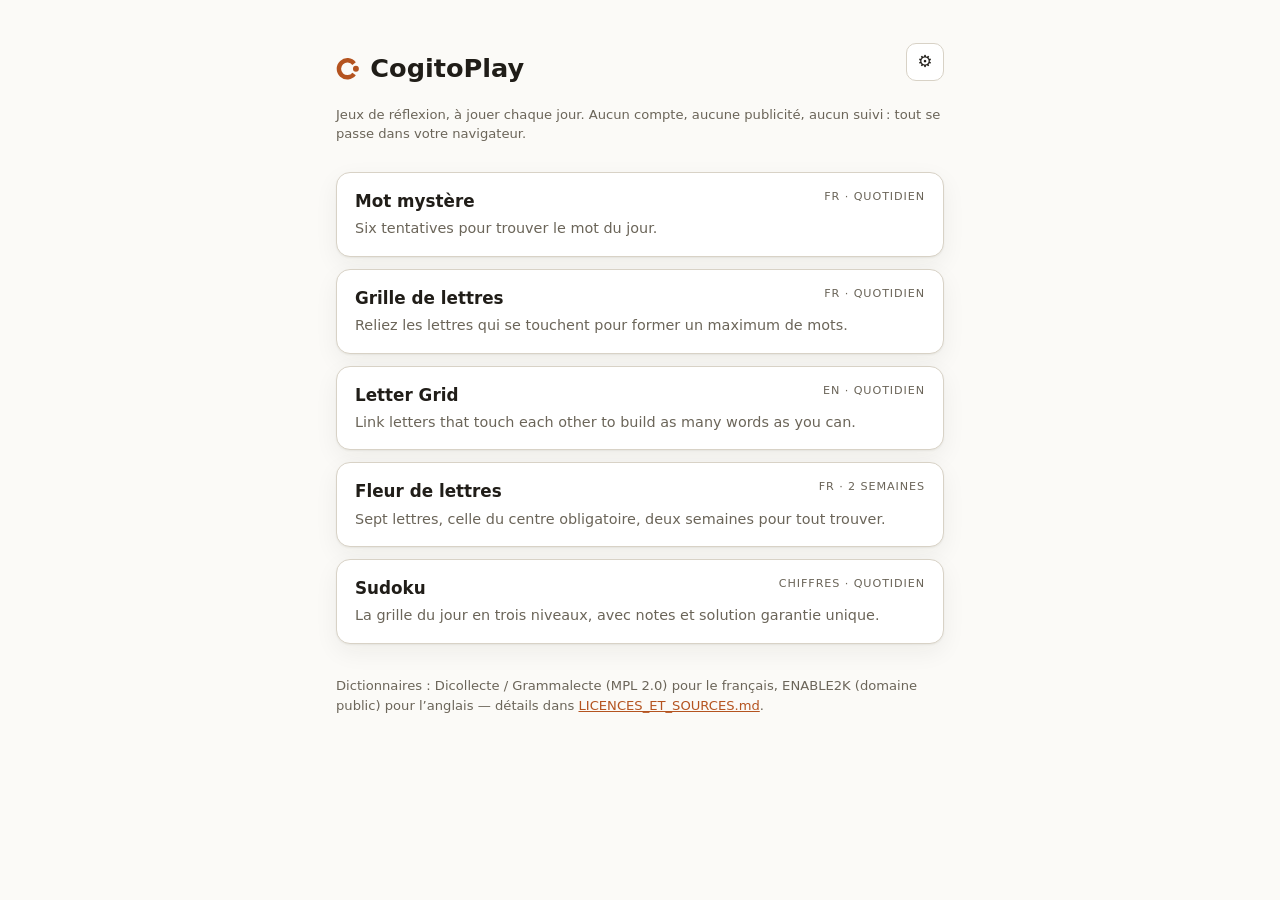
<file: index.html>
<!DOCTYPE html>
<html lang="fr">
  <head>
    <meta charset="utf-8" />
    <meta name="viewport" content="width=device-width, initial-scale=1" />
    <title>CogitoPlay</title>
    <meta name="description" content="Jeux de réflexion à jouer dans le navigateur : mot mystère, grilles de lettres, fleur de lettres, sudoku." />
    <!-- Carte d'aperçu affichée par les messageries sous un lien partagé.
         L'adresse doit être absolue : les robots qui lisent la page ne
         savent pas résoudre un chemin relatif. C'est le seul endroit du
         site où le domaine est écrit en dur — à corriger le jour du
         déménagement, en même temps que le fichier CNAME. -->
    <meta property="og:type" content="website" />
    <meta property="og:site_name" content="CogitoPlay" />
    <meta property="og:locale" content="fr_FR" />
    <meta property="og:title" content="CogitoPlay" />
    <meta property="og:description" content="Jeux de réflexion à jouer dans le navigateur : mot mystère, grilles de lettres, fleur de lettres, sudoku." />
    <meta property="og:url" content="https://getbybu.github.io/cogitoplay/" />
    <meta property="og:image" content="https://getbybu.github.io/cogitoplay/partage-1200x630.png" />
    <meta property="og:image:width" content="1200" />
    <meta property="og:image:height" content="630" />
    <meta property="og:image:alt" content="CogitoPlay — jeux de réflexion" />
    <meta name="twitter:card" content="summary_large_image" />
    <script>
      // Amorce : pose le thème avant le premier affichage, sinon la page
      // clignote en clair une fraction de seconde avant de passer au sombre.
      try {
        var p = JSON.parse(localStorage.getItem('jm.prefs.v1') || '{}');
        var t = p.theme || 'auto';
        if (t === 'auto') {
          t = matchMedia('(prefers-color-scheme: dark)').matches ? 'sombre' : 'clair';
        }
        document.documentElement.dataset.theme = t;
        if (p.palette) document.documentElement.dataset.palette = p.palette;
      } catch (e) {}
    </script>
    <link rel="icon" href="/cogitoplay/favicon.ico" sizes="32x32" />
    <link rel="icon" href="/cogitoplay/favicon.svg" type="image/svg+xml" />
    <link rel="apple-touch-icon" href="/cogitoplay/apple-touch-icon.png" />
    <link rel="manifest" href="/cogitoplay/site.webmanifest" />
    <meta name="theme-color" content="#FBFAF7" />
    <link rel="stylesheet" href="shared/style-commun.css?v=13" />
    <style>
      .accueil {
        max-width: 640px;
        margin: 0 auto;
        padding: 32px 16px 64px;
      }
      /* Le titre à gauche, le bouton des réglages en face. */
      .entete-accueil {
        display: flex;
        align-items: center;
        justify-content: space-between;
        gap: 12px;
      }

      .accueil h1 {
        font-size: 1.6rem;
        margin-bottom: 4px;
      }
      .liste-jeux {
        display: grid;
        gap: 12px;
        margin-top: 28px;
      }
      .carte-jeu {
        display: block;
        padding: 16px 18px;
        border: 1px solid var(--bord);
        border-radius: 14px;
        background: var(--fond-carte);
        text-decoration: none;
        color: inherit;
        box-shadow: var(--ombre);
      }
      .carte-jeu:hover {
        border-color: var(--bord-fort);
      }
      /* L'accueil n'a pas d'en-tête où poser le liseré du thème arc-en-ciel :
         ce sont les cartes qui le portent, une couleur chacune. */
      :root[data-theme='arc'] .carte-jeu {
        border-left-width: 5px;
      }
      :root[data-theme='arc'] .carte-jeu:nth-child(1) {
        border-left-color: #e40303;
      }
      :root[data-theme='arc'] .carte-jeu:nth-child(2) {
        border-left-color: #ff8c00;
      }
      :root[data-theme='arc'] .carte-jeu:nth-child(3) {
        border-left-color: #e0a800;
      }
      :root[data-theme='arc'] .carte-jeu:nth-child(4) {
        border-left-color: #008026;
      }
      :root[data-theme='arc'] .carte-jeu:nth-child(5) {
        border-left-color: #24408e;
      }
      .carte-jeu[aria-disabled='true'] {
        opacity: 0.55;
        pointer-events: none;
        box-shadow: none;
      }
      .carte-jeu b {
        font-size: 1.05rem;
      }
      .carte-jeu p {
        margin: 4px 0 0;
        font-size: 0.9rem;
        color: var(--texte-doux);
      }
      .drapeau {
        float: right;
        font-size: 0.7rem;
        letter-spacing: 0.08em;
        text-transform: uppercase;
        color: var(--texte-doux);
      }
    </style>
  </head>
  <body>
    <div class="accueil">
      <div class="entete-accueil">
        <h1 class="titre-sceau">
        <svg class="sceau" viewBox="36 36 440 440" aria-hidden="true" focusable="false">
          <g transform="translate(-7,0)">
            <path
              fill="currentColor"
              fill-rule="evenodd"
              d="M 413.60,132.87 A 200,200 0 1,0 413.60,379.13 L 348.99,328.65 A 118,118 0 1,1 348.99,183.35 Z"
            />
            <circle fill="currentColor" cx="415" cy="256" r="55" />
          </g>
        </svg>
          CogitoPlay
        </h1>
        <button class="jm-bouton jm-bouton--icone" data-reglages aria-label="Réglages" title="Réglages">⚙</button>
      </div>
      <p class="jm-note">
        Jeux de réflexion, à jouer chaque jour. Aucun compte, aucune publicité, aucun
        suivi&#8239;: tout se passe dans votre navigateur.
      </p>

      <nav class="liste-jeux">
        <a class="carte-jeu" href="jeu-mot/index.html">
          <span class="drapeau">FR · quotidien</span>
          <b>Mot mystère</b>
          <p>Six tentatives pour trouver le mot du jour.</p>
        </a>

        <a class="carte-jeu" href="jeu-grille/index.html">
          <span class="drapeau">FR · quotidien</span>
          <b>Grille de lettres</b>
          <p>Reliez les lettres qui se touchent pour former un maximum de mots.</p>
        </a>

        <a class="carte-jeu" href="jeu-grille-en/index.html">
          <span class="drapeau">EN · quotidien</span>
          <b>Letter Grid</b>
          <p>Link letters that touch each other to build as many words as you can.</p>
        </a>

        <a class="carte-jeu" href="jeu-fleur/index.html">
          <span class="drapeau">FR · 2 semaines</span>
          <b>Fleur de lettres</b>
          <p>Sept lettres, celle du centre obligatoire, deux semaines pour tout trouver.</p>
        </a>

        <a class="carte-jeu" href="jeu-sudoku/index.html">
          <span class="drapeau">Chiffres · quotidien</span>
          <b>Sudoku</b>
          <p>La grille du jour en trois niveaux, avec notes et solution garantie unique.</p>
        </a>
      </nav>

      <p class="jm-note" style="margin-top: 32px">
        Dictionnaires : Dicollecte / Grammalecte (MPL 2.0) pour le français, ENABLE2K (domaine
        public) pour l’anglais — détails dans
        <a href="shared/dictionnaires/LICENCES_ET_SOURCES.md">LICENCES_ET_SOURCES.md</a>.
      </p>
    </div>

    <script src="shared/storage.js?v=7"></script>
    <script src="shared/message.js?v=8"></script>
    <script src="shared/theme.js?v=3"></script>
  </body>
</html>
</file>
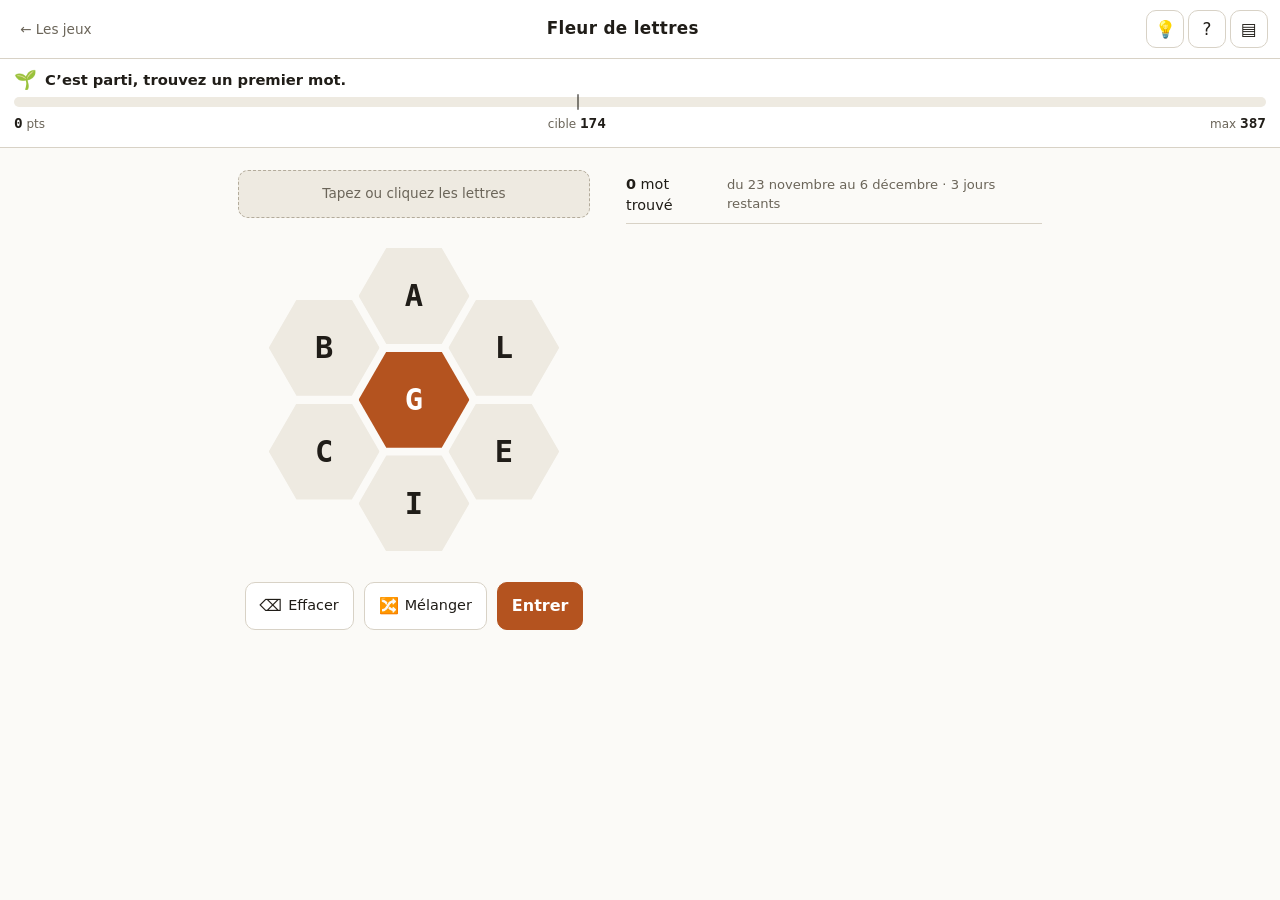
<file: jeu-fleur/index.html>
<!DOCTYPE html>
<html lang="fr">
  <head>
    <meta charset="utf-8" />
    <meta name="viewport" content="width=device-width, initial-scale=1, viewport-fit=cover" />
    <title>Fleur de lettres — CogitoPlay</title>
    <meta name="description" content="Sept lettres, une obligatoire, deux semaines pour tout trouver." />
    <!-- Carte d'aperçu affichée par les messageries sous un lien partagé.
         L'adresse doit être absolue : les robots qui lisent la page ne
         savent pas résoudre un chemin relatif. C'est le seul endroit du
         site où le domaine est écrit en dur — à corriger le jour du
         déménagement, en même temps que le fichier CNAME. -->
    <meta property="og:type" content="website" />
    <meta property="og:site_name" content="CogitoPlay" />
    <meta property="og:locale" content="fr_FR" />
    <meta property="og:title" content="Fleur de lettres — CogitoPlay" />
    <meta property="og:description" content="Sept lettres, une obligatoire, deux semaines pour tout trouver." />
    <meta property="og:url" content="https://getbybu.github.io/cogitoplay/jeu-fleur/" />
    <meta property="og:image" content="https://getbybu.github.io/cogitoplay/partage-1200x630.png" />
    <meta property="og:image:width" content="1200" />
    <meta property="og:image:height" content="630" />
    <meta property="og:image:alt" content="CogitoPlay — jeux de réflexion" />
    <meta name="twitter:card" content="summary_large_image" />
    <script>
      // Amorce : pose le thème avant le premier affichage, sinon la page
      // clignote en clair une fraction de seconde avant de passer au sombre.
      try {
        var p = JSON.parse(localStorage.getItem('jm.prefs.v1') || '{}');
        var t = p.theme || 'auto';
        if (t === 'auto') {
          t = matchMedia('(prefers-color-scheme: dark)').matches ? 'sombre' : 'clair';
        }
        document.documentElement.dataset.theme = t;
        if (p.palette) document.documentElement.dataset.palette = p.palette;
      } catch (e) {}
    </script>
    <link rel="icon" href="/cogitoplay/favicon.ico" sizes="32x32" />
    <link rel="icon" href="/cogitoplay/favicon.svg" type="image/svg+xml" />
    <link rel="apple-touch-icon" href="/cogitoplay/apple-touch-icon.png" />
    <link rel="manifest" href="/cogitoplay/site.webmanifest" />
    <meta name="theme-color" content="#FBFAF7" />
    <link rel="stylesheet" href="../shared/style-commun.css?v=13" />
    <link rel="stylesheet" href="jeu.css?v=8" />
  </head>
  <body>
    <header class="jm-entete">
      <a class="jm-retour" href="../index.html">← Les jeux</a>
      <h1>Fleur de lettres</h1>
      <div class="jm-actions">
        <button class="jm-bouton jm-bouton--icone" id="btn-indice" aria-label="Demander un indice" title="Indice">💡</button>
        <button class="jm-bouton jm-bouton--icone" id="btn-aide" aria-label="Règles du jeu" title="Règles">?</button>
        <button class="jm-bouton jm-bouton--icone" id="btn-progres" aria-label="Progression" title="Progression">▤</button>
      </div>
    </header>

    <main id="jeu" hidden>
      <div id="progression"></div>

      <div class="zone">
        <div class="colonne-jeu">
          <div id="saisie" class="saisie saisie--vide" data-invite="Tapez ou cliquez les lettres" aria-live="polite"></div>

          <div class="fleur" id="fleur" role="group" aria-label="Les sept lettres"></div>

          <div class="commandes">
            <button class="jm-bouton" id="btn-effacer" aria-label="Effacer la dernière lettre">
              ⌫ <span class="bouton-libelle">Effacer</span>
            </button>
            <button class="jm-bouton" id="btn-melanger" aria-label="Mélanger les lettres">
              🔀 <span class="bouton-libelle">Mélanger</span>
            </button>
            <button class="jm-bouton jm-bouton--principal" id="btn-valider">Entrer</button>
          </div>
        </div>

        <div class="colonne-mots">
          <p class="entete-mots">
            <span><b id="compteur">0</b> <span id="libelle-mots">mot trouvé</span></span>
            <span class="jm-note" id="periode-info"></span>
          </p>
          <ul id="liste-mots" aria-label="Mots trouvés"></ul>
        </div>
      </div>
    </main>

    <div id="chargement" class="jm-chargement">
      <p>Chargement du dictionnaire…</p>
    </div>

    <div id="erreur" class="jm-erreur" hidden></div>

    <div class="jm-message jm-message--bas" id="messages" aria-live="polite"></div>
    <p class="sr-only" id="annonce" aria-live="polite"></p>

    <!-- Règles -->
    <dialog class="jm-modale" id="modale-aide">
      <div class="jm-modale-contenu">
        <button class="jm-bouton jm-bouton--icone jm-modale-fermer" data-fermer aria-label="Fermer">✕</button>
        <h2>Règles</h2>

        <h3>Former un mot</h3>
        <ul>
          <li>La <strong>lettre du centre est obligatoire</strong> dans chaque mot.</li>
          <li>Les autres lettres sont libres, et <strong>réutilisables autant de fois</strong> que vous voulez.</li>
          <li>Entre <strong>4 et 9 lettres</strong>.</li>
          <li>
            Au clavier : tapez le mot puis Entrée. Sinon cliquez les lettres. <strong>Mélanger</strong>
            rebat les six pétales quand vous tournez en rond, <strong>Effacer</strong> retire la
            dernière lettre.
          </li>
          <li>
            Le bouton 💡 donne un <strong>indice</strong> : la longueur et les deux premières lettres
            d’un mot qui vous manque. Trois indices par jour.
          </li>
        </ul>

        <h3>Mots acceptés</h3>
        <ul>
          <li>Les mots au dictionnaire : noms, adjectifs, adverbes, et les verbes <strong>à l’infinitif</strong>.</li>
          <li>
            Les <strong>féminins et les pluriels comptent</strong> : <em>salée</em>, <em>salées</em>,
            <em>salins</em>.
          </li>
          <li>
            Les formes conjuguées restent <strong>refusées</strong> : <em>saler</em> compte,
            <em>salait</em> non.
          </li>
          <li>
            La lettre <strong>S ne sort jamais</strong> dans la fleur : puisque les pluriels
            comptent, elle rendrait la moitié des trouvailles automatiques.
          </li>
          <li>Pas de noms propres.</li>
          <li>Les accents ne se saisissent pas : tapez <em>elever</em>, le mot s’affichera accentué.</li>
        </ul>

        <h3>Points</h3>
        <ul>
          <li>Mot de 4 lettres : <strong>1 point</strong>.</li>
          <li>Mot plus long : <strong>autant de points que de lettres</strong> (7 lettres = 7 points).</li>
          <li>
            <strong>Pangramme</strong> — un mot qui utilise les sept lettres :
            <strong>+7 points bonus</strong>. Il y en a toujours au moins un.
          </li>
        </ul>

        <h3>La fleur</h3>
        <p>
          Les sept lettres sont tirées pour <strong>deux semaines</strong> : la même fleur pour tout
          le monde, du lundi au dimanche de la semaine suivante. Vos mots sont conservés sur cet
          appareil pendant toute la période, rien n’est envoyé sur Internet.
        </p>

        <p class="jm-note">
          Dictionnaire : Dicollecte / Grammalecte (Olivier R.), MPL 2.0 — 152 136 mots : les
          formes de base, plus les féminins et les pluriels reconstruits.
        </p>

        <p class="ligne-boutons">
          <button class="jm-bouton jm-bouton--discret" data-reglages>⚙ Réglages du site</button>
        </p>
      </div>
    </dialog>

    <!-- Progression -->
    <dialog class="jm-modale" id="modale-progres">
      <div class="jm-modale-contenu">
        <button class="jm-bouton jm-bouton--icone jm-modale-fermer" data-fermer aria-label="Fermer">✕</button>
        <h2>Progression</h2>
        <p id="progres-resume"></p>

        <h3>Paliers</h3>
        <ol class="rangs" id="liste-rangs"></ol>

        <div class="fin-actions">
          <button class="jm-bouton jm-bouton--principal" id="btn-partager">Copier mon résultat</button>
        </div>
      </div>
    </dialog>

    <script src="../shared/seed.js?v=7"></script>
    <script src="../shared/message.js?v=8"></script>
    <script src="../shared/progression.js?v=8"></script>
    <script src="../shared/storage.js?v=7"></script>
    <script src="../shared/partage.js?v=1"></script>
    <script src="../shared/theme.js?v=3"></script>
    <script src="../shared/dico.js?v=7"></script>
    <script src="jeu.js?v=10"></script>
  </body>
</html>
</file>
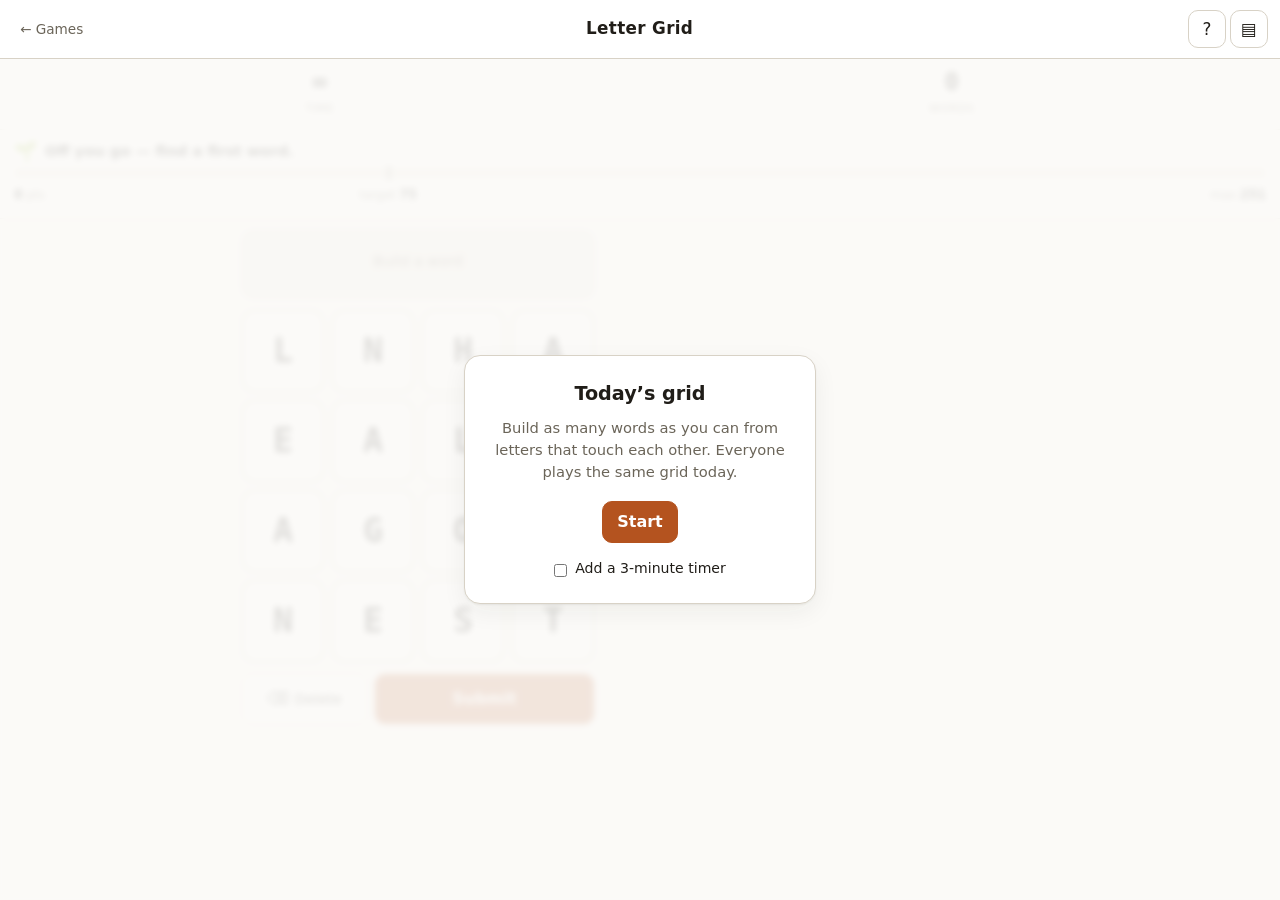
<file: jeu-grille-en/index.html>
<!DOCTYPE html>
<html lang="en">
  <head>
    <meta charset="utf-8" />
    <meta name="viewport" content="width=device-width, initial-scale=1, viewport-fit=cover" />
    <title>Letter Grid — CogitoPlay</title>
    <meta name="description" content="Link neighbouring letters to build as many words as you can." />
    <!-- Carte d'aperçu affichée par les messageries sous un lien partagé.
         L'adresse doit être absolue : les robots qui lisent la page ne
         savent pas résoudre un chemin relatif. C'est le seul endroit du
         site où le domaine est écrit en dur — à corriger le jour du
         déménagement, en même temps que le fichier CNAME. -->
    <meta property="og:type" content="website" />
    <meta property="og:site_name" content="CogitoPlay" />
    <meta property="og:locale" content="en_GB" />
    <meta property="og:title" content="Letter Grid — CogitoPlay" />
    <meta property="og:description" content="Link neighbouring letters to build as many words as you can." />
    <meta property="og:url" content="https://getbybu.github.io/cogitoplay/jeu-grille-en/" />
    <meta property="og:image" content="https://getbybu.github.io/cogitoplay/partage-1200x630.png" />
    <meta property="og:image:width" content="1200" />
    <meta property="og:image:height" content="630" />
    <meta property="og:image:alt" content="CogitoPlay — jeux de réflexion" />
    <meta name="twitter:card" content="summary_large_image" />
    <script>
      // Amorce : pose le thème avant le premier affichage, sinon la page
      // clignote en clair une fraction de seconde avant de passer au sombre.
      try {
        var p = JSON.parse(localStorage.getItem('jm.prefs.v1') || '{}');
        var t = p.theme || 'auto';
        if (t === 'auto') {
          t = matchMedia('(prefers-color-scheme: dark)').matches ? 'sombre' : 'clair';
        }
        document.documentElement.dataset.theme = t;
        if (p.palette) document.documentElement.dataset.palette = p.palette;
      } catch (e) {}
    </script>
    <link rel="icon" href="/cogitoplay/favicon.ico" sizes="32x32" />
    <link rel="icon" href="/cogitoplay/favicon.svg" type="image/svg+xml" />
    <link rel="apple-touch-icon" href="/cogitoplay/apple-touch-icon.png" />
    <link rel="manifest" href="/cogitoplay/site.webmanifest" />
    <meta name="theme-color" content="#FBFAF7" />
    <link rel="stylesheet" href="../shared/style-commun.css?v=13" />
    <link rel="stylesheet" href="../shared/grille.css?v=8" />
  </head>
  <body>
    <header class="jm-entete">
      <a class="jm-retour" href="../index.html">← Games</a>
      <h1>Letter Grid</h1>
      <div class="jm-actions">
        <button class="jm-bouton jm-bouton--icone" id="btn-aide" aria-label="How to play" title="How to play">?</button>
        <button class="jm-bouton jm-bouton--icone" id="btn-resultats" aria-label="Results" title="Results">▤</button>
      </div>
    </header>

    <main id="jeu" hidden>
      <div class="barre">
        <div><b id="chrono">∞</b><span>Time</span></div>
        <div><b id="compteur">0</b><span>Words</span></div>
        <button class="jm-bouton jm-bouton--discret" id="btn-terminer" hidden>Finish</button>
      </div>

      <div id="progression"></div>

      <div class="zone">
        <div class="colonne-jeu">
          <div id="saisie" class="saisie saisie--vide" aria-live="polite">
            <span class="saisie-mot" data-invite="Build a word"></span>
            <span class="saisie-compte"></span>
          </div>

          <div id="grille" class="grille" role="group" aria-label="Letter grid"></div>

          <div class="boutons-saisie">
            <button class="jm-bouton" id="btn-effacer" aria-label="Delete last letter">
              ⌫ <span class="bouton-libelle">Delete</span>
            </button>
            <button class="jm-bouton jm-bouton--principal" id="btn-valider">Submit</button>
          </div>
        </div>

        <div class="trouves">
          <ul id="liste-mots" aria-label="Words found"></ul>
          <button class="jm-bouton jm-bouton--discret trouves-tout" id="btn-liste" hidden>
            <span id="btn-liste-nombre">0</span> ▸
          </button>
        </div>
      </div>

      <div class="depart" id="depart" hidden>
        <div class="depart-carte">
          <h2>Today’s grid</h2>
          <p>
            Build as many words as you can from letters that touch each other. Everyone plays
            the same grid today.
          </p>
          <button class="jm-bouton jm-bouton--principal" id="btn-commencer">Start</button>
          <label class="option">
            <input type="checkbox" id="opt-chrono" />
            Add a 3-minute timer
          </label>
        </div>
      </div>
    </main>

    <div id="chargement" class="jm-chargement">
      <p>Loading the dictionary…</p>
    </div>

    <div id="erreur" class="jm-erreur" hidden></div>

    <div class="jm-message jm-message--bas" id="messages" aria-live="polite"></div>
    <p class="sr-only" id="annonce" aria-live="polite"></p>

    <!-- Règles -->
    <dialog class="jm-modale" id="modale-aide">
      <div class="jm-modale-contenu">
        <button class="jm-bouton jm-bouton--icone jm-modale-fermer" data-fermer aria-label="Close">✕</button>
        <h2>How to play</h2>

        <h3>Building a word</h3>
        <ul>
          <li>
            Letters must <strong>touch each other</strong>: horizontally, vertically or
            diagonally.
          </li>
          <li>A square can only be used <strong>once</strong> in a given word.</li>
          <li><strong>Four letters minimum.</strong></li>
          <li>
            With a keyboard: type the word, then Enter. With a mouse or a finger: tap the
            letters one by one, or drag across them.
          </li>
        </ul>

        <h3>Which words count</h3>
        <ul>
          <li>English dictionary words, and those only.</li>
          <li>
            <strong>Every form counts</strong>: plurals, conjugations, participles. <em>walk</em>,
            <em>walks</em>, <em>walked</em> and <em>walking</em> are all valid.
          </li>
          <li>No proper nouns.</li>
        </ul>

        <h3>Scoring</h3>
        <p>
          4 letters = 1 point · 5 = 2 · 6 = 3 · 7 = 5 · 8 or more = 11. Every grid hides at least
          one eight-letter word — find it.
        </p>

        <h3>Today’s grid</h3>
        <p>
          It is derived from the date: everyone plays the same grid on the same day, and it
          changes at midnight. Nothing is sent over the Internet, your game stays on this
          device.
        </p>

        <p class="jm-note">
          Dictionary: ENABLE2K (Alan Beale), public domain — 173,528 English words, inflected
          forms included.
        </p>

        <p class="ligne-boutons">
          <button class="jm-bouton jm-bouton--discret" data-reglages>⚙ Site settings</button>
        </p>
      </div>
    </dialog>

    <!-- Liste complète des mots trouvés -->
    <dialog class="jm-modale" id="modale-mots">
      <div class="jm-modale-contenu">
        <button class="jm-bouton jm-bouton--icone jm-modale-fermer" data-fermer aria-label="Close">✕</button>
        <h2 id="mots-titre">Your words</h2>
        <ul class="restants" id="mots-liste"></ul>
      </div>
    </dialog>

    <!-- Fin de partie -->
    <dialog class="jm-modale" id="modale-fin">
      <div class="jm-modale-contenu">
        <button class="jm-bouton jm-bouton--icone jm-modale-fermer" data-fermer aria-label="Close">✕</button>
        <h2 id="fin-titre">Game over</h2>
        <p class="fin-mot" id="fin-mot"></p>

        <div class="fin-chiffres">
          <div><b id="fin-score">0</b><span>Points</span></div>
          <div><b id="fin-mots">0</b><span>Words found</span></div>
          <div><b id="fin-record">0</b><span>Best</span></div>
        </div>
        <p class="jm-note" style="text-align: center">
          Out of <b id="fin-total">0</b> possible words, worth <b id="fin-max">0</b> points at most.
        </p>

        <div id="fin-devoiler-bloc" hidden>
          <p style="text-align: center; margin: 18px 0 6px">
            <button class="jm-bouton" id="btn-devoiler">Show the words I missed</button>
          </p>
          <p class="jm-note" style="text-align: center">
            Once the list is open, the game can no longer be resumed.
          </p>
        </div>

        <div id="fin-restants-bloc">
          <h3>The longest ones you missed</h3>
          <ul class="restants" id="fin-restants"></ul>
          <p style="text-align: center; margin: 10px 0 0">
            <button class="jm-bouton jm-bouton--discret" id="btn-voir-tout" hidden></button>
          </p>
        </div>

        <div class="fin-actions">
          <button class="jm-bouton" id="btn-reprendre" hidden>Resume the game</button>
          <button class="jm-bouton jm-bouton--principal" id="btn-partager">Copy my result</button>
          <a class="jm-bouton" href="../index.html">Other games</a>
        </div>
      </div>
    </dialog>

    <script src="../shared/seed.js?v=7"></script>
    <script src="../shared/message.js?v=8"></script>
    <script src="../shared/progression.js?v=8"></script>
    <script src="../shared/storage.js?v=7"></script>
    <script src="../shared/partage.js?v=1"></script>
    <script src="../shared/theme.js?v=3"></script>
    <script src="../shared/dico.js?v=7"></script>
    <script src="../shared/grille.js?v=7"></script>
    <script src="../shared/grille-ui.js?v=10"></script>
    <script src="jeu.js?v=8"></script>
  </body>
</html>
</file>
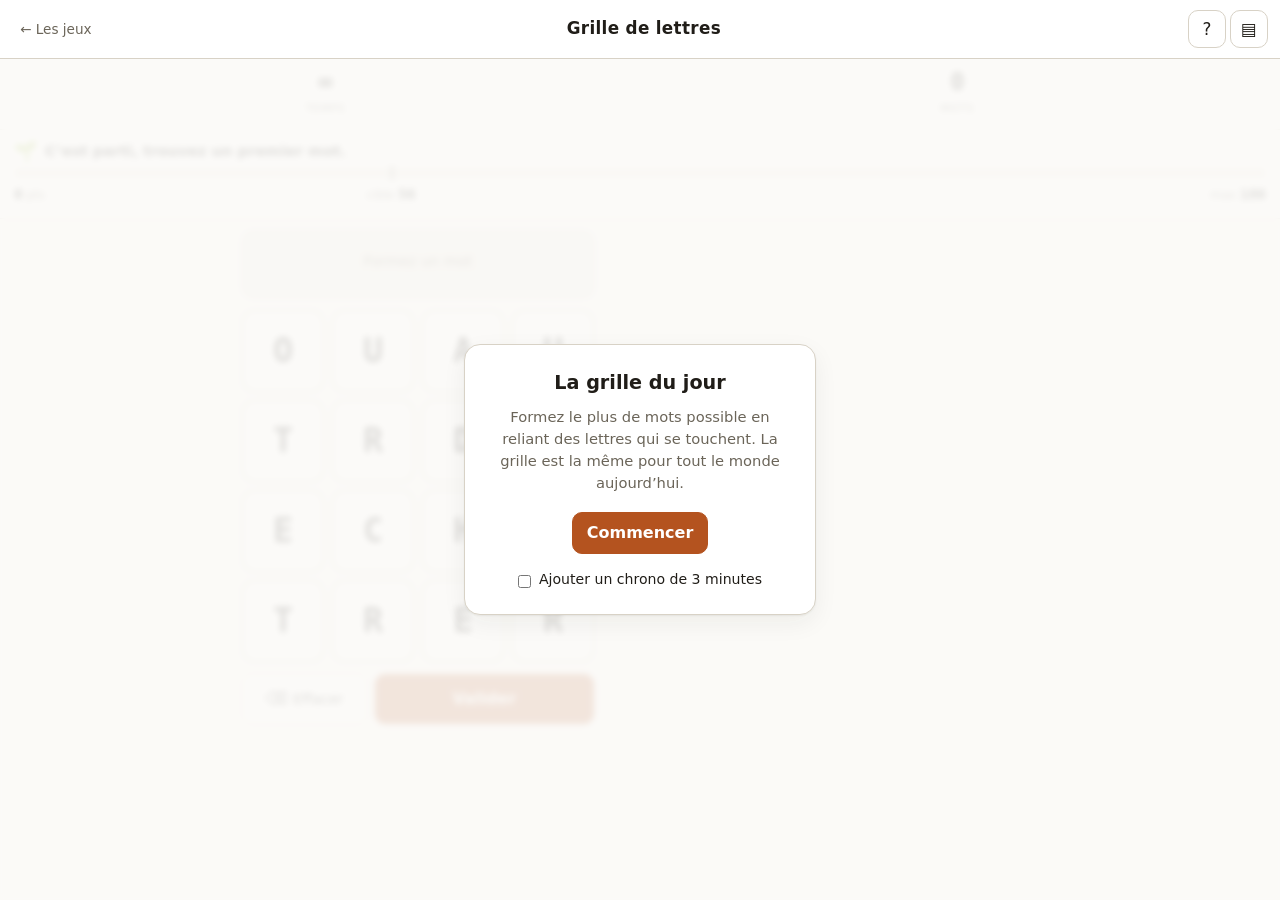
<file: jeu-grille/index.html>
<!DOCTYPE html>
<html lang="fr">
  <head>
    <meta charset="utf-8" />
    <meta name="viewport" content="width=device-width, initial-scale=1, viewport-fit=cover" />
    <title>Grille de lettres — CogitoPlay</title>
    <meta name="description" content="Reliez les lettres voisines pour former un maximum de mots." />
    <!-- Carte d'aperçu affichée par les messageries sous un lien partagé.
         L'adresse doit être absolue : les robots qui lisent la page ne
         savent pas résoudre un chemin relatif. C'est le seul endroit du
         site où le domaine est écrit en dur — à corriger le jour du
         déménagement, en même temps que le fichier CNAME. -->
    <meta property="og:type" content="website" />
    <meta property="og:site_name" content="CogitoPlay" />
    <meta property="og:locale" content="fr_FR" />
    <meta property="og:title" content="Grille de lettres — CogitoPlay" />
    <meta property="og:description" content="Reliez les lettres voisines pour former un maximum de mots." />
    <meta property="og:url" content="https://getbybu.github.io/cogitoplay/jeu-grille/" />
    <meta property="og:image" content="https://getbybu.github.io/cogitoplay/partage-1200x630.png" />
    <meta property="og:image:width" content="1200" />
    <meta property="og:image:height" content="630" />
    <meta property="og:image:alt" content="CogitoPlay — jeux de réflexion" />
    <meta name="twitter:card" content="summary_large_image" />
    <script>
      // Amorce : pose le thème avant le premier affichage, sinon la page
      // clignote en clair une fraction de seconde avant de passer au sombre.
      try {
        var p = JSON.parse(localStorage.getItem('jm.prefs.v1') || '{}');
        var t = p.theme || 'auto';
        if (t === 'auto') {
          t = matchMedia('(prefers-color-scheme: dark)').matches ? 'sombre' : 'clair';
        }
        document.documentElement.dataset.theme = t;
        if (p.palette) document.documentElement.dataset.palette = p.palette;
      } catch (e) {}
    </script>
    <link rel="icon" href="/cogitoplay/favicon.ico" sizes="32x32" />
    <link rel="icon" href="/cogitoplay/favicon.svg" type="image/svg+xml" />
    <link rel="apple-touch-icon" href="/cogitoplay/apple-touch-icon.png" />
    <link rel="manifest" href="/cogitoplay/site.webmanifest" />
    <meta name="theme-color" content="#FBFAF7" />
    <link rel="stylesheet" href="../shared/style-commun.css?v=13" />
    <link rel="stylesheet" href="../shared/grille.css?v=8" />
  </head>
  <body>
    <header class="jm-entete">
      <a class="jm-retour" href="../index.html">← Les jeux</a>
      <h1>Grille de lettres</h1>
      <div class="jm-actions">
        <button class="jm-bouton jm-bouton--icone" id="btn-aide" aria-label="Règles du jeu" title="Règles">?</button>
        <button class="jm-bouton jm-bouton--icone" id="btn-resultats" aria-label="Résultats" title="Résultats">▤</button>
      </div>
    </header>

    <main id="jeu" hidden>
      <div class="barre">
        <div><b id="chrono">∞</b><span>Temps</span></div>
        <div><b id="compteur">0</b><span>Mots</span></div>
        <button class="jm-bouton jm-bouton--discret" id="btn-terminer" hidden>Terminer</button>
      </div>

      <div id="progression"></div>

      <div class="zone">
        <div class="colonne-jeu">
          <div id="saisie" class="saisie saisie--vide" aria-live="polite">
            <span class="saisie-mot" data-invite="Formez un mot"></span>
            <span class="saisie-compte"></span>
          </div>

          <div id="grille" class="grille" role="group" aria-label="Grille de lettres"></div>

          <div class="boutons-saisie">
            <button class="jm-bouton" id="btn-effacer" aria-label="Effacer la dernière lettre">
              ⌫ <span class="bouton-libelle">Effacer</span>
            </button>
            <button class="jm-bouton jm-bouton--principal" id="btn-valider">Valider</button>
          </div>
        </div>

        <div class="trouves">
          <ul id="liste-mots" aria-label="Mots trouvés"></ul>
          <button class="jm-bouton jm-bouton--discret trouves-tout" id="btn-liste" hidden>
            <span id="btn-liste-nombre">0</span> ▸
          </button>
        </div>
      </div>

      <div class="depart" id="depart" hidden>
        <div class="depart-carte">
          <h2>La grille du jour</h2>
          <p>
            Formez le plus de mots possible en reliant des lettres qui se touchent. La grille est
            la même pour tout le monde aujourd’hui.
          </p>
          <button class="jm-bouton jm-bouton--principal" id="btn-commencer">Commencer</button>
          <label class="option">
            <input type="checkbox" id="opt-chrono" />
            Ajouter un chrono de 3 minutes
          </label>
        </div>
      </div>
    </main>

    <div id="chargement" class="jm-chargement">
      <p>Chargement du dictionnaire…</p>
    </div>

    <div id="erreur" class="jm-erreur" hidden></div>

    <div class="jm-message jm-message--bas" id="messages" aria-live="polite"></div>
    <p class="sr-only" id="annonce" aria-live="polite"></p>

    <!-- Règles -->
    <dialog class="jm-modale" id="modale-aide">
      <div class="jm-modale-contenu">
        <button class="jm-bouton jm-bouton--icone jm-modale-fermer" data-fermer aria-label="Fermer">✕</button>
        <h2>Règles</h2>

        <h3>Former un mot</h3>
        <ul>
          <li>
            Les lettres doivent <strong>se toucher</strong> : horizontalement, verticalement ou en
            diagonale.
          </li>
          <li>Une case ne peut servir <strong>qu’une seule fois</strong> dans un même mot.</li>
          <li><strong>4 lettres minimum.</strong></li>
          <li>
            Au clavier : tapez le mot puis Entrée. À la souris ou au doigt : cliquez les lettres
            l’une après l’autre, ou faites glisser.
          </li>
        </ul>

        <h3>Mots acceptés</h3>
        <ul>
          <li>
            Les mots au dictionnaire : noms, adjectifs, adverbes, et les verbes
            <strong>à l’infinitif</strong>.
          </li>
          <li>
            Les <strong>féminins et les pluriels comptent</strong> : <em>grande</em>,
            <em>verte</em>, <em>chevaux</em>, <em>actrice</em>.
          </li>
          <li>
            Les formes conjuguées restent <strong>refusées</strong> : <em>manger</em> compte,
            <em>mangeais</em> non. Les participes ne comptent que lorsqu’ils sont aussi des mots à
            part entière (<em>ouvert</em>, <em>chantant</em>, <em>finissant</em>).
          </li>
          <li>Pas de noms propres.</li>
          <li>
            Les accents ne se saisissent pas : tapez <em>hematome</em>, le mot s’affichera accentué
            dans la liste.
          </li>
        </ul>

        <h3>Points</h3>
        <p>
          4 lettres = 1 point · 5 = 2 · 6 = 3 · 7 = 5 · 8 et plus = 11. Chaque grille contient au
          moins un mot de 7 lettres.
        </p>

        <h3>La grille du jour</h3>
        <p>
          Elle est calculée à partir de la date : tout le monde joue la même grille le même jour,
          et elle change à minuit. Rien n’est envoyé sur Internet, votre partie reste sur cet
          appareil.
        </p>

        <p class="jm-note">
          Dictionnaire : Dicollecte / Grammalecte (Olivier R.), MPL 2.0 — 152 136 mots : les
          formes de base, plus les féminins et les pluriels reconstruits.
        </p>

        <p class="ligne-boutons">
          <button class="jm-bouton jm-bouton--discret" data-reglages>⚙ Réglages du site</button>
        </p>
      </div>
    </dialog>

    <!-- Liste complète des mots trouvés -->
    <dialog class="jm-modale" id="modale-mots">
      <div class="jm-modale-contenu">
        <button class="jm-bouton jm-bouton--icone jm-modale-fermer" data-fermer aria-label="Fermer">✕</button>
        <h2 id="mots-titre">Vos mots</h2>
        <ul class="restants" id="mots-liste"></ul>
      </div>
    </dialog>

    <!-- Fin de partie -->
    <dialog class="jm-modale" id="modale-fin">
      <div class="jm-modale-contenu">
        <button class="jm-bouton jm-bouton--icone jm-modale-fermer" data-fermer aria-label="Fermer">✕</button>
        <h2 id="fin-titre">Fin de la partie</h2>
        <p class="fin-mot" id="fin-mot"></p>

        <div class="fin-chiffres">
          <div><b id="fin-score">0</b><span>Points</span></div>
          <div><b id="fin-mots">0</b><span>Mots trouvés</span></div>
          <div><b id="fin-record">0</b><span>Record</span></div>
        </div>
        <p class="jm-note" style="text-align: center">
          Sur <b id="fin-total">0</b> mots possibles, soit <b id="fin-max">0</b> points au maximum.
        </p>

        <div id="fin-devoiler-bloc" hidden>
          <p style="text-align: center; margin: 18px 0 6px">
            <button class="jm-bouton" id="btn-devoiler">Voir les mots que j’ai ratés</button>
          </p>
          <p class="jm-note" style="text-align: center">
            Une fois la liste ouverte, la partie ne peut plus être reprise.
          </p>
        </div>

        <div id="fin-restants-bloc">
          <h3>Les plus longs que vous avez ratés</h3>
          <ul class="restants" id="fin-restants"></ul>
          <p style="text-align: center; margin: 10px 0 0">
            <button class="jm-bouton jm-bouton--discret" id="btn-voir-tout" hidden></button>
          </p>
        </div>

        <div class="fin-actions">
          <button class="jm-bouton" id="btn-reprendre" hidden>Reprendre la partie</button>
          <button class="jm-bouton jm-bouton--principal" id="btn-partager">Copier mon résultat</button>
          <a class="jm-bouton" href="../index.html">Les autres jeux</a>
        </div>
      </div>
    </dialog>

    <script src="../shared/seed.js?v=7"></script>
    <script src="../shared/message.js?v=8"></script>
    <script src="../shared/progression.js?v=8"></script>
    <script src="../shared/storage.js?v=7"></script>
    <script src="../shared/partage.js?v=1"></script>
    <script src="../shared/theme.js?v=3"></script>
    <script src="../shared/dico.js?v=7"></script>
    <script src="../shared/grille.js?v=7"></script>
    <script src="../shared/grille-ui.js?v=10"></script>
    <script src="jeu.js?v=8"></script>
  </body>
</html>
</file>
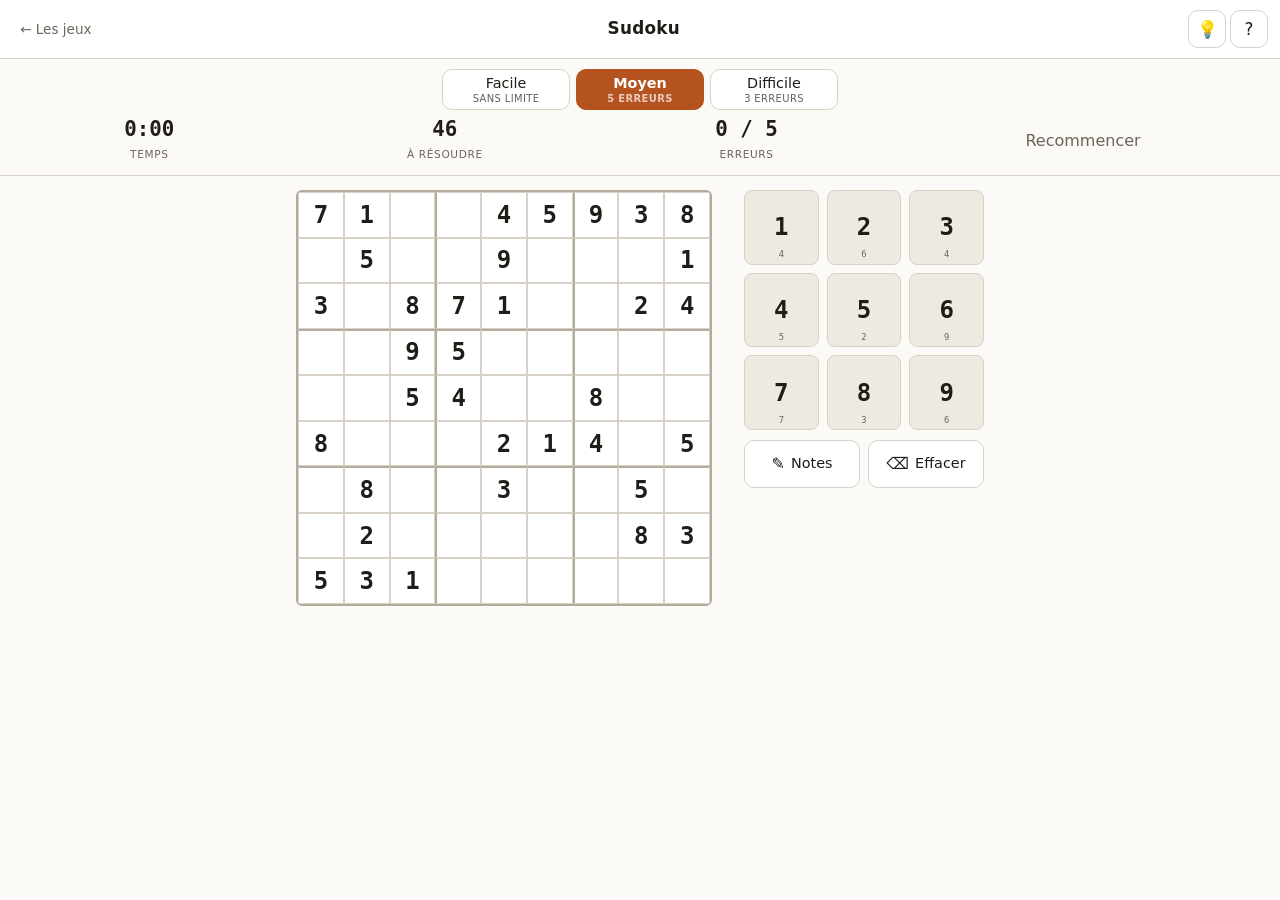
<file: jeu-sudoku/index.html>
<!DOCTYPE html>
<html lang="fr">
  <head>
    <meta charset="utf-8" />
    <meta name="viewport" content="width=device-width, initial-scale=1, viewport-fit=cover" />
    <title>Sudoku — CogitoPlay</title>
    <meta name="description" content="La grille de sudoku du jour, en trois niveaux." />
    <!-- Carte d'aperçu affichée par les messageries sous un lien partagé.
         L'adresse doit être absolue : les robots qui lisent la page ne
         savent pas résoudre un chemin relatif. C'est le seul endroit du
         site où le domaine est écrit en dur — à corriger le jour du
         déménagement, en même temps que le fichier CNAME. -->
    <meta property="og:type" content="website" />
    <meta property="og:site_name" content="CogitoPlay" />
    <meta property="og:locale" content="fr_FR" />
    <meta property="og:title" content="Sudoku — CogitoPlay" />
    <meta property="og:description" content="La grille de sudoku du jour, en trois niveaux." />
    <meta property="og:url" content="https://getbybu.github.io/cogitoplay/jeu-sudoku/" />
    <meta property="og:image" content="https://getbybu.github.io/cogitoplay/partage-1200x630.png" />
    <meta property="og:image:width" content="1200" />
    <meta property="og:image:height" content="630" />
    <meta property="og:image:alt" content="CogitoPlay — jeux de réflexion" />
    <meta name="twitter:card" content="summary_large_image" />
    <script>
      // Amorce : pose le thème avant le premier affichage, sinon la page
      // clignote en clair une fraction de seconde avant de passer au sombre.
      try {
        var p = JSON.parse(localStorage.getItem('jm.prefs.v1') || '{}');
        var t = p.theme || 'auto';
        if (t === 'auto') {
          t = matchMedia('(prefers-color-scheme: dark)').matches ? 'sombre' : 'clair';
        }
        document.documentElement.dataset.theme = t;
        if (p.palette) document.documentElement.dataset.palette = p.palette;
      } catch (e) {}
    </script>
    <link rel="icon" href="/cogitoplay/favicon.ico" sizes="32x32" />
    <link rel="icon" href="/cogitoplay/favicon.svg" type="image/svg+xml" />
    <link rel="apple-touch-icon" href="/cogitoplay/apple-touch-icon.png" />
    <link rel="manifest" href="/cogitoplay/site.webmanifest" />
    <meta name="theme-color" content="#FBFAF7" />
    <link rel="stylesheet" href="../shared/style-commun.css?v=13" />
    <link rel="stylesheet" href="jeu.css?v=17" />
  </head>
  <body>
    <header class="jm-entete">
      <a class="jm-retour" href="../index.html">← Les jeux</a>
      <h1>Sudoku</h1>
      <div class="jm-actions">
        <button class="jm-bouton jm-bouton--icone" id="btn-indice" aria-label="Demander un indice" title="Indice">💡</button>
        <button class="jm-bouton jm-bouton--icone" id="btn-aide" aria-label="Règles du jeu" title="Règles">?</button>
      </div>
    </header>

    <main id="jeu" hidden>
      <div class="niveaux" id="niveaux" role="group" aria-label="Niveau">
        <button class="jm-bouton niveau" data-niveau="facile">Facile<small>sans limite</small></button>
        <button class="jm-bouton niveau" data-niveau="moyen">Moyen<small>5 erreurs</small></button>
        <button class="jm-bouton niveau" data-niveau="difficile">Difficile<small>3 erreurs</small></button>
      </div>

      <div class="barre">
        <div><b id="chrono">0:00</b><span>Temps</span></div>
        <div><b id="restantes">81</b><span>À résoudre</span></div>
        <div><b id="erreurs">0</b><span>Erreurs</span></div>
        <button class="jm-bouton jm-bouton--discret" id="btn-recommencer">Recommencer</button>
      </div>

      <div class="bandeau-indice" id="bandeau-indice" hidden>
        <p id="indice-texte"></p>
        <div class="indice-actions">
          <button class="jm-bouton" id="btn-indice-plus"></button>
          <button class="jm-bouton jm-bouton--icone" id="btn-indice-fermer" aria-label="Fermer l’indice">✕</button>
        </div>
      </div>

      <div class="zone">
        <div id="grille" class="grille-sudoku" role="group" aria-label="Grille de sudoku"></div>

        <div class="commandes-sudoku">
          <div id="pave" class="pave" role="group" aria-label="Chiffres"></div>
          <div class="outils">
            <button class="jm-bouton" id="btn-notes" aria-pressed="false">
              ✎ <span class="bouton-libelle">Notes</span>
            </button>
            <button class="jm-bouton" id="btn-effacer" aria-label="Effacer la case">
              ⌫ <span class="bouton-libelle">Effacer</span>
            </button>
          </div>
        </div>
      </div>
    </main>

    <div id="chargement" class="jm-chargement">
      <p>Préparation de la grille…</p>
    </div>

    <div class="jm-message jm-message--bas" id="messages" aria-live="polite"></div>
    <p class="sr-only" id="annonce" aria-live="polite"></p>

    <!-- Règles -->
    <dialog class="jm-modale" id="modale-aide">
      <div class="jm-modale-contenu">
        <button class="jm-bouton jm-bouton--icone jm-modale-fermer" data-fermer aria-label="Fermer">✕</button>
        <h2>Règles</h2>

        <h3>Le principe</h3>
        <p>
          Remplissez la grille pour que chaque <strong>ligne</strong>, chaque <strong>colonne</strong>
          et chacun des neuf <strong>blocs</strong> contienne les chiffres de 1 à 9, une seule fois
          chacun.
        </p>

        <h3>Jouer</h3>
        <ul>
          <li>Touchez une case, puis un chiffre du pavé. Au clavier : les touches 1 à 9, ⌫ pour effacer, les flèches pour se déplacer.</li>
          <li>
            <strong>✎ Notes</strong> écrit de petits chiffres dans un coin pour noter les
            possibilités. Poser un chiffre pour de bon efface les notes correspondantes de sa ligne,
            sa colonne et son bloc.
          </li>
          <li>
            Un chiffre faux s’affiche en rouge et compte une erreur — libre à vous de le laisser ou
            de le corriger.
          </li>
          <li>
            <strong>Le nombre d’erreurs est limité</strong> selon le niveau : illimité en facile,
            <strong>5 en moyen</strong>, <strong>3 en difficile</strong>. À la dernière, la grille
            est perdue et il faut la reprendre depuis le début. Effacer un chiffre faux ne rend pas
            l’erreur.
          </li>
          <li>
            Le bouton 💡 donne un <strong>indice progressif</strong>, sur le même raisonnement :
            la première pression indique <em>où chercher</em>, la deuxième <em>quel raisonnement
            mener</em>, la troisième seulement remplit la case. L’indice reste affiché tant que la
            case n’est pas trouvée ; « Plus précis » passe au palier suivant, ✕ le renvoie sans
            rien consommer. Trois pressions par jour — trois coups de pouce, ou une réponse toute
            faite, à vous de choisir.
          </li>
        </ul>

        <h3>La grille du jour</h3>
        <p>
          Trois grilles par jour, une par niveau, calculées à partir de la date : tout le monde joue
          les mêmes. Chacune n’a qu’<strong>une seule solution</strong>, et surtout : elle se
          termine <strong>par le raisonnement seul</strong>, sans jamais avoir à parier. Les
          niveaux ne diffèrent pas par le nombre de cases vides mais par le type de déduction
          exigé — le facile demande de regarder une case, le moyen une région entière, le
          difficile de raisonner sur deux cases à la fois. Votre partie est conservée sur cet appareil, rien n’est
          envoyé sur Internet.
        </p>

        <p class="ligne-boutons">
          <button class="jm-bouton jm-bouton--discret" data-reglages>⚙ Réglages du site</button>
        </p>
      </div>
    </dialog>

    <!-- Victoire -->
    <dialog class="jm-modale" id="modale-fin">
      <div class="jm-modale-contenu">
        <button class="jm-bouton jm-bouton--icone jm-modale-fermer" data-fermer aria-label="Fermer">✕</button>
        <h2 id="fin-titre">Grille terminée</h2>
        <p class="fin-mot" id="fin-mot"></p>

        <div class="fin-chiffres">
          <div><b id="fin-temps">—</b><span>Temps</span></div>
          <div><b id="fin-erreurs">0</b><span>Erreurs</span></div>
          <div><b id="fin-record">—</b><span>Record</span></div>
        </div>
        <p class="jm-note" style="text-align: center">
          Niveau <b id="fin-niveau">—</b>
        </p>

        <div class="fin-actions">
          <button class="jm-bouton jm-bouton--principal" id="btn-rejouer" hidden>
            Recommencer cette grille
          </button>
          <button class="jm-bouton" id="btn-partager" hidden>Copier mon résultat</button>
          <a class="jm-bouton" href="../index.html">Les autres jeux</a>
        </div>
      </div>
    </dialog>

    <script src="../shared/seed.js?v=7"></script>
    <script src="techniques.js?v=16"></script>
    <script src="../shared/message.js?v=8"></script>
    <script src="../shared/storage.js?v=7"></script>
    <script src="../shared/partage.js?v=1"></script>
    <script src="../shared/theme.js?v=3"></script>
    <script src="jeu.js?v=18"></script>
  </body>
</html>
</file>
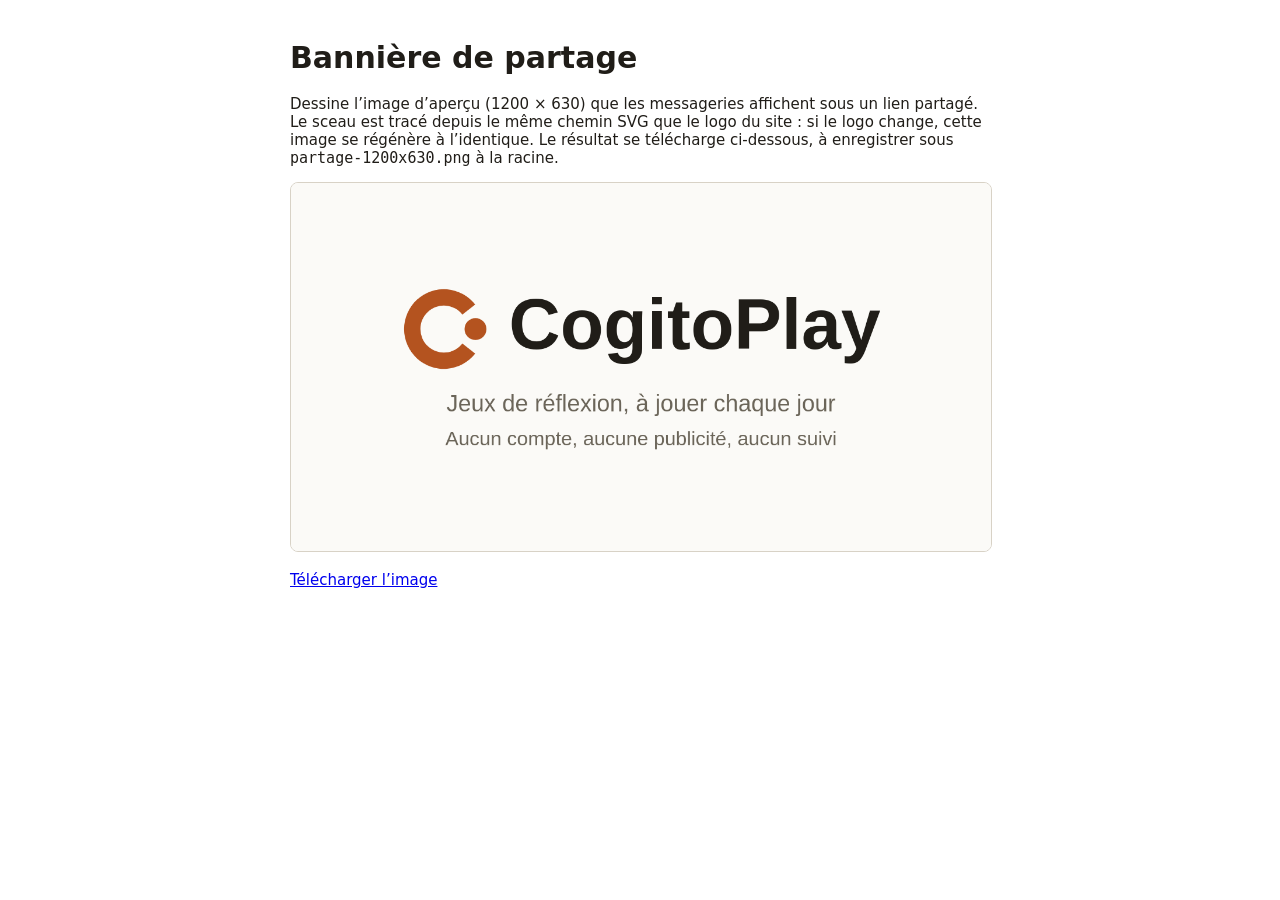
<file: outils/banniere.html>
<!DOCTYPE html>
<html lang="fr">
  <head>
    <meta charset="utf-8" />
    <title>Bannière de partage — outil</title>
    <style>
      body {
        font: 15px ui-sans-serif, system-ui, sans-serif;
        max-width: 700px;
        margin: 40px auto;
        padding: 0 16px;
        color: #201d18;
      }
      canvas {
        width: 100%;
        height: auto;
        border: 1px solid #d8d2c6;
        border-radius: 8px;
      }
    </style>
  </head>
  <body>
    <h1>Bannière de partage</h1>
    <p>
      Dessine l’image d’aperçu (1200 × 630) que les messageries affichent sous un lien partagé.
      Le sceau est tracé depuis le même chemin SVG que le logo du site : si le logo change, cette
      image se régénère à l’identique. Le résultat se télécharge ci-dessous, à enregistrer sous
      <code>partage-1200x630.png</code> à la racine.
    </p>

    <canvas id="toile" width="1200" height="630"></canvas>
    <p><a id="lien" download="partage-1200x630.png">Télécharger l’image</a></p>

    <script>
      // Les couleurs du thème clair, celui de l'identité du site.
      const FOND = '#fbfaf7';
      const ACCENT = '#b4531f';
      const ENCRE = '#201d18';
      const DOUX = '#6b6559';
      const POLICE = "-apple-system, BlinkMacSystemFont, 'Segoe UI', Roboto, sans-serif";

      // Le sceau, repris tel quel de l'en-tête du site.
      const SCEAU =
        'M 413.60,132.87 A 200,200 0 1,0 413.60,379.13 L 348.99,328.65 ' +
        'A 118,118 0 1,1 348.99,183.35 Z';
      const VUE = { x: 36, y: 36, taille: 440 }; // viewBox du logo
      const DECALAGE = -7; // le translate(-7,0) du groupe

      const toile = document.getElementById('toile');
      const c = toile.getContext('2d');

      c.fillStyle = FOND;
      c.fillRect(0, 0, 1200, 630);

      const TAILLE_SCEAU = 150;
      const CORPS = 122;
      const ECART = 34;

      c.font = '650 ' + CORPS + 'px ' + POLICE;
      const largeurMot = c.measureText('CogitoPlay').width;
      const largeurTotale = TAILLE_SCEAU + ECART + largeurMot;
      const gauche = (1200 - largeurTotale) / 2;
      // Le bloc entier (sceau, nom, deux lignes) est centré verticalement :
      // calé sur le milieu de la toile, il paraissait tomber vers le bas.
      const milieu = 250;

      // Le sceau : on remet le chemin à l'échelle voulue.
      c.save();
      c.translate(gauche, milieu - TAILLE_SCEAU / 2);
      const echelle = TAILLE_SCEAU / VUE.taille;
      c.scale(echelle, echelle);
      c.translate(-VUE.x + DECALAGE, -VUE.y);
      c.fillStyle = ACCENT;
      c.fill(new Path2D(SCEAU), 'evenodd');
      c.beginPath();
      c.arc(415, 256, 55, 0, Math.PI * 2);
      c.fill();
      c.restore();

      c.fillStyle = ENCRE;
      c.textBaseline = 'middle';
      c.fillText('CogitoPlay', gauche + TAILLE_SCEAU + ECART, milieu);

      c.font = '400 40px ' + POLICE;
      c.fillStyle = DOUX;
      c.textAlign = 'center';
      c.fillText('Jeux de réflexion, à jouer chaque jour', 600, 380);
      c.font = '400 34px ' + POLICE;
      c.fillText('Aucun compte, aucune publicité, aucun suivi', 600, 440);

      const donnees = toile.toDataURL('image/png');
      document.getElementById('lien').href = donnees;
      window.__png = donnees;
    </script>
  </body>
</html>
</file>
<file: shared/style-commun.css>
/*
 * style-commun.css — jetons de couleur, typo et composants partagés
 * (en-tête, boutons, fenêtres modales, messages).
 * Thème clair par défaut ; les autres thèmes redéfinissent les mêmes jetons,
 * choisis par le joueur dans les réglages.
 */

:root {
  --fond: #fbfaf7;
  --fond-carte: #ffffff;
  --fond-doux: #eeeae1;
  --texte: #201d18;
  --texte-doux: #6b6559;
  --bord: #d8d2c6;
  --bord-fort: #b3ab9b;
  --accent: #b4531f;
  --accent-doux: #f3e5da;
  --ombre: 0 1px 2px rgba(32, 29, 24, 0.06), 0 8px 24px rgba(32, 29, 24, 0.06);

  /* Texte posé sur un aplat d'accent, et couleur d'alerte. Ces deux-là
     changent avec le thème : sur un accent clair, du blanc devient illisible. */
  --sur-accent: #ffffff;
  --alerte: #c9452b;
  --alerte-sur-accent: #ffd9d2;

  /* États des lettres — palette standard */
  --etat-juste: #4a8b4f;
  --etat-present: #d3a127;
  --etat-absent: #7d7568;
  --etat-texte: #ffffff;
  --etat-texte-absent: #ffffff;
  /* La lettre « mal placée » suit la lettre « juste » par défaut, mais un thème
     dont le jaune est vif doit pouvoir y poser de l'encre plutôt que du blanc.
     Écrit en var(), ce jeton suit automatiquement chaque thème qui ne le
     redéfinit pas : clair et sombre restent inchangés. */
  --etat-texte-present: var(--etat-texte);

  /* --decor-arc n'est volontairement pas déclaré ici : les rares endroits qui
     l'emploient écrivent var(--decor-arc, none) et gardent donc leur aplat tant
     qu'aucun thème ne pose de dégradé. */

  --rayon: 10px;
  --police: ui-sans-serif, system-ui, -apple-system, 'Segoe UI', Roboto, sans-serif;
  --police-mots: 'SF Mono', ui-monospace, 'Cascadia Mono', Menlo, Consolas, monospace;
}

/*
 * Le thème est toujours concret sur la page : le script d'amorce, en tête de
 * chaque document, a déjà résolu « automatique » en clair ou sombre. Pas de
 * règle média ici, donc, et pas de couleurs écrites deux fois.
 */
:root[data-theme='sombre'] {
  --fond: #16150f;
  --fond-carte: #211f18;
  --fond-doux: #2c2a21;
  --texte: #f0ece2;
  --texte-doux: #a49d8d;
  --bord: #3b382d;
  --bord-fort: #57533f;
  --accent: #e08a4d;
  --accent-doux: #33261b;
  --ombre: 0 1px 2px rgba(0, 0, 0, 0.4), 0 8px 24px rgba(0, 0, 0, 0.35);

  --etat-juste: #58a05e;
  --etat-present: #c99a2c;
  --etat-absent: #57533f;
  --etat-texte: #12110c;
  /* Sur le gris sombre des lettres absentes, seul un texte clair reste lisible. */
  --etat-texte-absent: #e6e1d5;
  /* L'accent sombre est un orange clair : du blanc dessus tombait à 2,65 de
     contraste, sous le minimum. L'encre du site y tient 6,21. */
  --sur-accent: #211f18;
  --alerte: #f08a6d;
  --alerte-sur-accent: #4a1409;
}

/*
 * Arc-en-ciel. Le dégradé ne peut pas servir de fond général : il rendrait le
 * texte illisible et changerait de contraste selon l'endroit de l'écran. Il est
 * donc réservé à trois traits décoratifs (--decor-arc), et le reste de la page
 * est peint dans un violet franc, la teinte qui ferme la bande et qui supporte
 * du blanc. Chaque paire a été mesurée : le minimum tombe à 4,5 sauf pour les
 * bordures, décoratives, tenues à 3.
 */
:root[data-theme='arc'] {
  --fond: #fdfbff;
  --fond-carte: #ffffff;
  --fond-doux: #f2ecfd;
  --texte: #241c33;
  --texte-doux: #665d78;
  --bord: #e3daf5;
  --bord-fort: #9b84c6;
  --accent: #6a1fd0;
  --accent-doux: #f0e7ff;
  --ombre: 0 1px 2px rgba(58, 26, 105, 0.08), 0 8px 24px rgba(58, 26, 105, 0.1);

  --sur-accent: #ffffff;
  --alerte: #c2185b;
  --alerte-sur-accent: #ffe0ec;

  --etat-juste: #07875a;
  /* Le jaune de la bande elle-même, plutôt qu'un ambre qui ressemblait trop au
     jaune des autres thèmes. */
  --etat-present: #ffd400;
  --etat-absent: #7a7288;
  --etat-texte: #ffffff;
  /* Le jaune est bien trop lumineux pour du blanc : 1,4 de contraste contre
     11,4 avec l'encre du site. C'est la raison d'être de ce jeton. */
  --etat-texte-present: #241c33;
  --etat-texte-absent: #ffffff;

  --decor-arc: linear-gradient(
    90deg,
    #e40303 0%,
    #ff8c00 20%,
    #ffd400 40%,
    #008026 60%,
    #24408e 80%,
    #732982 100%
  );
}

/* Les palettes de lisibilité viennent après les thèmes : à spécificité égale,
   c'est l'ordre qui tranche, et le choix du joueur doit l'emporter. */
:root[data-palette='distincte'] {
  --etat-juste: #0d63c4;
  --etat-present: #e07b1a;
  --etat-absent: #8d8577;
}

:root[data-theme='sombre'][data-palette='distincte'] {
  --etat-juste: #3d8ee0;
  --etat-present: #e08a3a;
  --etat-absent: #57533f;
}

* {
  box-sizing: border-box;
}

/* Sans cette règle, un `display` explicite l'emporte sur l'attribut hidden. */
[hidden] {
  display: none !important;
}

html,
body {
  height: 100%;
}

body {
  margin: 0;
  background: var(--fond);
  color: var(--texte);
  font-family: var(--police);
  font-size: 16px;
  line-height: 1.5;
  -webkit-text-size-adjust: 100%;
  overscroll-behavior-y: contain;
}

a {
  color: var(--accent);
}

/* ---------- En-tête ---------- */

.jm-entete {
  position: relative;
  display: flex;
  align-items: center;
  gap: 8px;
  padding: 10px 12px;
  border-bottom: 1px solid var(--bord);
  background: var(--fond-carte);
}

/* Le liseré du thème arc-en-ciel. Posé en absolu : sans dégradé à afficher, il
   ne prend aucune place et ne décale rien dans les autres thèmes. */
.jm-entete::after {
  content: '';
  position: absolute;
  left: 0;
  right: 0;
  bottom: -1px;
  height: 3px;
  background-image: var(--decor-arc, none);
}

.jm-entete h1 {
  flex: 1;
  margin: 0;
  font-size: 1.05rem;
  font-weight: 650;
  letter-spacing: 0.02em;
  text-align: center;
  white-space: nowrap;
  overflow: hidden;
  text-overflow: ellipsis;
}

.jm-entete .jm-retour {
  text-decoration: none;
  font-size: 0.85rem;
  color: var(--texte-doux);
  padding: 6px 8px;
  border-radius: var(--rayon);
}

.jm-entete .jm-retour:hover {
  background: var(--fond-doux);
}

.jm-actions {
  display: flex;
  gap: 4px;
}

/* ---------- Boutons ---------- */

.jm-bouton {
  font: inherit;
  color: var(--texte);
  background: var(--fond-carte);
  border: 1px solid var(--bord);
  border-radius: var(--rayon);
  padding: 8px 14px;
  cursor: pointer;
  transition: background 0.12s ease, border-color 0.12s ease;
}

.jm-bouton:hover {
  background: var(--fond-doux);
}

.jm-bouton--principal {
  background: var(--accent);
  border-color: var(--accent);
  color: var(--sur-accent);
  font-weight: 600;
}

.jm-bouton--principal:hover {
  filter: brightness(1.06);
  background: var(--accent);
}

.jm-bouton--icone {
  width: 38px;
  height: 38px;
  padding: 0;
  display: grid;
  place-items: center;
  font-size: 1.05rem;
  line-height: 1;
}

.jm-bouton--discret {
  background: none;
  border-color: transparent;
  color: var(--texte-doux);
}

:focus-visible {
  outline: 3px solid var(--accent);
  outline-offset: 2px;
}

/* ---------- Message flottant ---------- */

.jm-message {
  position: fixed;
  top: 64px;
  left: 50%;
  transform: translateX(-50%);
  z-index: 40;
  display: flex;
  flex-direction: column;
  align-items: center;
  gap: 6px;
  pointer-events: none;
}

.jm-message p {
  margin: 0;
  background: var(--texte);
  color: var(--fond);
  padding: 8px 16px;
  border-radius: var(--rayon);
  font-size: 0.9rem;
  font-weight: 600;
  box-shadow: var(--ombre);
  animation: jm-apparition 0.15s ease;
}

@keyframes jm-apparition {
  from {
    opacity: 0;
    transform: translateY(-6px);
  }
}

/* ---------- Fenêtre modale ---------- */

.jm-modale {
  border: none;
  padding: 0;
  background: transparent;
  max-width: min(520px, 94vw);
  max-height: 90vh;
}

.jm-modale::backdrop {
  background: rgba(20, 18, 14, 0.55);
  backdrop-filter: blur(2px);
}

.jm-modale-contenu {
  background: var(--fond-carte);
  color: var(--texte);
  border: 1px solid var(--bord);
  border-radius: 16px;
  box-shadow: var(--ombre);
  padding: 22px;
  max-height: 90vh;
  overflow-y: auto;
}

.jm-modale h2 {
  margin: 0 0 4px;
  font-size: 1.25rem;
}

.jm-modale h3 {
  margin: 20px 0 6px;
  font-size: 0.82rem;
  text-transform: uppercase;
  letter-spacing: 0.08em;
  color: var(--texte-doux);
}

.jm-modale p,
.jm-modale li {
  font-size: 0.94rem;
}

.jm-modale ul {
  padding-left: 20px;
  margin: 6px 0;
}

.jm-modale-fermer {
  position: sticky;
  top: 0;
  float: right;
  margin: -8px -8px 0 0;
}

.jm-note {
  color: var(--texte-doux);
  font-size: 0.82rem;
}

.jm-chargement {
  display: grid;
  place-items: center;
  gap: 10px;
  padding: 48px 20px;
  text-align: center;
  color: var(--texte-doux);
}

.jm-erreur {
  margin: 24px auto;
  max-width: 520px;
  padding: 18px;
  border: 1px solid var(--bord-fort);
  border-radius: var(--rayon);
  background: var(--fond-carte);
  white-space: pre-wrap;
  font-size: 0.9rem;
}

@media (prefers-reduced-motion: reduce) {
  *,
  *::before,
  *::after {
    animation-duration: 0.01ms !important;
    transition-duration: 0.01ms !important;
  }
}

/* ---------- Barre de progression (grilles et fleur) ---------- */

.progression {
  display: grid;
  gap: 6px;
  padding: 10px 14px 12px;
  background: var(--fond-carte);
  border-bottom: 1px solid var(--bord);
}

.progression-mot {
  display: flex;
  align-items: center;
  gap: 8px;
  margin: 0;
  font-size: 0.92rem;
  font-weight: 600;
  min-height: 1.4em;
}

.progression-emoji {
  font-size: 1.15rem;
  line-height: 1;
}

.progression-piste {
  position: relative;
  height: 10px;
  border-radius: 999px;
  background: var(--fond-doux);
}

.progression-jauge {
  display: block;
  height: 100%;
  width: 0;
  border-radius: 999px;
  background-color: var(--accent);
  /* Une largeur, plutôt qu'un dégradé étiré sur la jauge : la bande se découvre
     ainsi à mesure qu'on progresse, au lieu d'afficher toutes les couleurs
     écrasées dans quelques pixels dès le premier mot trouvé. Cette valeur ne
     sert qu'avant le premier affichage — progression.js la remplace ensuite par
     la largeur mesurée de la piste. */
  background-image: var(--decor-arc, none);
  background-size: 280px 100%;
  transition: width 0.4s ease, background-color 0.3s ease;
}

.progression-jauge--gagnee {
  background-color: var(--etat-juste);
}

/* Le trait qui marque la cible à atteindre. */
.progression-repere {
  position: absolute;
  top: -3px;
  bottom: -3px;
  width: 2px;
  border-radius: 2px;
  background: var(--texte);
  opacity: 0.55;
}

.progression-chiffres {
  position: relative;
  display: flex;
  justify-content: space-between;
  gap: 10px;
  margin: 0;
  font-size: 0.75rem;
  color: var(--texte-doux);
}

/* Positionné sur la même abscisse que le trait de la piste. */
.progression-cible {
  position: absolute;
  transform: translateX(-50%);
  white-space: nowrap;
}

.progression-chiffres b {
  font-family: var(--police-mots);
  font-size: 0.9rem;
  color: var(--texte);
}

.jm-modale-actions {
  display: flex;
  gap: 8px;
  justify-content: flex-end;
  flex-wrap: wrap;
  margin-top: 20px;
}

/* Messages ancrés en bas : sur les jeux dont le haut d'écran porte le score,
   la barre de progression ou le compteur, un message flottant en haut venait
   les recouvrir. */
.jm-message--bas {
  top: auto;
  bottom: calc(5.2rem + env(safe-area-inset-bottom));
}

.message--neutre {
  background: var(--texte);
  color: var(--fond);
}

/* ---------- Le sceau, à gauche du titre de l'accueil ---------- */

.titre-sceau {
  display: flex;
  align-items: center;
  gap: 0.42em;
}

/* Un peu plus haut que la capitale : le C est rond, il doit déborder
   légèrement en haut et en bas pour paraître aligné avec le mot. */
.sceau {
  flex: none;
  width: 0.92em;
  height: 0.92em;
  color: var(--accent);
}

/* ---------- Choix du thème, dans les réglages ---------- */

.choix-theme {
  display: grid;
  gap: 6px;
  margin-top: 4px;
}

.theme-choix {
  display: flex;
  align-items: baseline;
  gap: 10px;
  padding: 10px 12px;
  font: inherit;
  text-align: left;
  color: var(--texte);
  background: var(--fond-carte);
  border: 1px solid var(--bord);
  border-radius: var(--rayon);
  cursor: pointer;
}

.theme-choix:hover {
  border-color: var(--bord-fort);
}

.theme-choix b {
  flex: none;
  font-weight: 650;
}

.theme-choix span {
  font-size: 0.82rem;
  color: var(--texte-doux);
}

.theme-choix--actif {
  background: var(--accent);
  border-color: var(--accent);
  color: var(--sur-accent);
}

.theme-choix--actif span {
  color: var(--sur-accent);
  opacity: 0.85;
}

/* Case à cocher étiquetée. Définie ici parce que la fenêtre de réglages est
   commune : elle s'ouvre depuis des pages qui n'ont pas la même feuille de jeu. */
.option {
  display: flex;
  align-items: flex-start;
  gap: 8px;
  font-size: 0.9rem;
  line-height: 1.4;
  cursor: pointer;
}

.option input {
  flex: none;
  margin: 0.25em 0 0;
}
</file>
<file: jeu-fleur/jeu.css>
/* Jeu 3 — fleur de lettres : hexagones, barre de rang, liste des mots. */

body {
  display: flex;
  flex-direction: column;
  min-height: 100dvh;
}

main {
  flex: 1;
  display: flex;
  flex-direction: column;
  min-height: 0;
}

.sr-only {
  position: absolute;
  width: 1px;
  height: 1px;
  margin: -1px;
  padding: 0;
  overflow: hidden;
  clip: rect(0 0 0 0);
  white-space: nowrap;
  border: 0;
}

/* ---------- Disposition ---------- */

.zone {
  flex: 1;
  display: flex;
  flex-direction: column;
  align-items: center;
  gap: 14px;
  padding: 14px 12px 24px;
  min-height: 0;
}

.colonne-jeu {
  display: flex;
  flex-direction: column;
  align-items: center;
  gap: 14px;
}

/* ---------- Saisie ---------- */

.saisie {
  min-height: 3rem;
  width: min(92vw, 22rem);
  /* Une boîte flex en ligne : chaque lettre est un span, la lettre centrale
     comprise. En grille, elle partait seule à la ligne et poussait le reste. */
  display: flex;
  flex-wrap: wrap;
  align-items: center;
  justify-content: center;
  padding: 6px 12px;
  font-family: var(--police-mots);
  font-size: 1.6rem;
  font-weight: 700;
  text-transform: uppercase;
  text-align: center;
  background: var(--fond-doux);
  border: 1px dashed var(--bord-fort);
  border-radius: var(--rayon);
}

.saisie-lettre {
  display: inline-block;
  padding: 0 0.06em;
  line-height: 1.15;
}

.saisie--vide::before {
  content: attr(data-invite);
  font-family: var(--police);
  font-size: 0.85rem;
  font-weight: 400;
  letter-spacing: 0;
  text-transform: none;
  color: var(--texte-doux);
}

.saisie .centre {
  color: var(--accent);
}

.bouton-libelle {
  font-size: 0.9rem;
}

.commandes .jm-bouton {
  min-width: 3rem;
  height: 3rem;
  display: inline-flex;
  align-items: center;
  justify-content: center;
  gap: 6px;
}

.message--indice {
  background: var(--accent) !important;
  color: var(--sur-accent) !important;
  max-width: min(92vw, 26rem);
  text-align: center;
  white-space: normal;
}

.saisie--refus {
  animation: refus 0.4s ease;
}

@keyframes refus {
  25% {
    transform: translateX(-6px);
  }
  75% {
    transform: translateX(6px);
  }
}

/* ---------- La fleur ---------- */

.fleur {
  --taille: min(84vw, 17rem);
  --petale: 33%; /* largeur d'un hexagone, en pourcentage de la fleur */
  --demi-haut: 14.3%; /* moitié de la hauteur d'un hexagone (0.866 × --petale) */
  --ecart: 1.08; /* > 1 : écarte les pétales pour laisser respirer la fleur */
  position: relative;
  width: var(--taille);
  aspect-ratio: 1;
}

.petale {
  position: absolute;
  width: var(--petale);
  aspect-ratio: 1 / 0.866;
  transform: translate(-50%, -50%);
  display: grid;
  place-items: center;
  padding: 0;
  font: inherit;
  font-family: var(--police-mots);
  font-size: clamp(1.1rem, 8vw, 1.9rem);
  font-weight: 700;
  text-transform: uppercase;
  color: var(--texte);
  background: var(--fond-doux);
  border: none;
  clip-path: polygon(25% 0%, 75% 0%, 100% 50%, 75% 100%, 25% 100%, 0% 50%);
  cursor: pointer;
  user-select: none;
  transition: background 0.1s ease, transform 0.08s ease;
}

.petale:hover {
  background: var(--bord);
}

.petale:active,
.petale--enfoncee {
  transform: translate(-50%, -50%) scale(0.92);
}

.petale--centre {
  background: var(--accent);
  color: var(--sur-accent);
}

.petale--centre:hover {
  background: var(--accent);
  filter: brightness(1.08);
}

/* Une fleur d'hexagones plats : les six voisins à ±0,75 largeur et ±0,5 hauteur. */
.petale[data-place='centre'] {
  left: 50%;
  top: 50%;
}
.petale[data-place='0'] {
  left: 50%;
  top: calc(50% - 2 * var(--demi-haut) * var(--ecart));
}
.petale[data-place='1'] {
  left: calc(50% + 0.75 * var(--petale) * var(--ecart));
  top: calc(50% - var(--demi-haut) * var(--ecart));
}
.petale[data-place='2'] {
  left: calc(50% + 0.75 * var(--petale) * var(--ecart));
  top: calc(50% + var(--demi-haut) * var(--ecart));
}
.petale[data-place='3'] {
  left: 50%;
  top: calc(50% + 2 * var(--demi-haut) * var(--ecart));
}
.petale[data-place='4'] {
  left: calc(50% - 0.75 * var(--petale) * var(--ecart));
  top: calc(50% + var(--demi-haut) * var(--ecart));
}
.petale[data-place='5'] {
  left: calc(50% - 0.75 * var(--petale) * var(--ecart));
  top: calc(50% - var(--demi-haut) * var(--ecart));
}

/* ---------- Commandes ---------- */

.commandes {
  display: flex;
  align-items: center;
  justify-content: center;
  flex-wrap: wrap;
  gap: 10px;
}

/* ---------- Mots trouvés ---------- */

.colonne-mots {
  width: min(92vw, 26rem);
  display: flex;
  flex-direction: column;
  min-height: 0;
}

.entete-mots {
  display: flex;
  align-items: baseline;
  justify-content: space-between;
  gap: 10px;
  margin: 0 0 8px;
  font-size: 0.9rem;
  border-bottom: 1px solid var(--bord);
  padding-bottom: 6px;
}

#liste-mots {
  list-style: none;
  margin: 0;
  padding: 0;
  display: flex;
  flex-wrap: wrap;
  gap: 6px;
  align-content: flex-start;
  overflow-y: auto;
  max-height: 40vh;
}

.mot-trouve {
  display: inline-flex;
  align-items: baseline;
  gap: 6px;
  padding: 3px 10px;
  background: var(--fond-doux);
  border-radius: 999px;
  font-size: 0.88rem;
  animation: jm-apparition 0.2s ease;
}

.mot-trouve b {
  font-size: 0.72rem;
  color: var(--texte-doux);
}

.mot-trouve--pangramme {
  background: var(--accent-doux);
  box-shadow: inset 0 0 0 1px var(--accent);
  font-weight: 650;
}

.mot-trouve--pangramme b {
  color: var(--accent);
}

/* ---------- Messages ---------- */

.message--succes {
  background: var(--etat-juste) !important;
  color: var(--etat-texte) !important;
}

.message--pangramme {
  background: var(--accent) !important;
  color: var(--sur-accent) !important;
}

.message--refus {
  background: var(--texte) !important;
  color: var(--fond) !important;
}

/* ---------- Modale de progression ---------- */

.rangs {
  margin: 6px 0 0;
  padding: 0;
  list-style: none;
  display: grid;
  gap: 3px;
}

.rangs li {
  display: flex;
  justify-content: space-between;
  gap: 10px;
  padding: 5px 10px;
  border-radius: var(--rayon);
  font-size: 0.9rem;
}

.rangs li span:first-child {
  flex: 1;
}

.rangs li span:last-child {
  color: var(--texte-doux);
  font-variant-numeric: tabular-nums;
}

.rangs .atteint {
  background: var(--fond-doux);
}

.rangs .courant {
  background: var(--accent);
  color: var(--sur-accent);
  font-weight: 650;
}

.rangs .courant span:last-child {
  color: var(--sur-accent);
}

.fin-actions {
  display: flex;
  justify-content: center;
  margin-top: 20px;
}

.ligne-boutons {
  margin-top: 16px;
  text-align: center;
}

/* ---------- Écrans larges ---------- */

@media (min-width: 780px) {
  .zone {
    flex-direction: row;
    align-items: flex-start;
    justify-content: center;
    gap: 36px;
    padding-top: 22px;
  }
  .fleur {
    --taille: min(40vw, 21rem);
  }
  .colonne-mots {
    width: min(26rem, 42vw);
    margin-top: 4px;
  }
  #liste-mots {
    max-height: 60vh;
  }
}
</file>
<file: shared/grille.css>
/* Styles communs aux deux jeux de grille 4×4. */

body {
  display: flex;
  flex-direction: column;
  min-height: 100dvh;
}

main {
  flex: 1;
  display: flex;
  flex-direction: column;
  min-height: 0;
}

.sr-only {
  position: absolute;
  width: 1px;
  height: 1px;
  margin: -1px;
  padding: 0;
  overflow: hidden;
  clip: rect(0 0 0 0);
  white-space: nowrap;
  border: 0;
}

/* ---------- Bandeau chrono / score ---------- */

.barre {
  display: flex;
  align-items: baseline;
  justify-content: space-around;
  gap: 8px;
  padding: 10px 12px;
  background: var(--fond-carte);
  border-bottom: 1px solid var(--bord);
}

.barre div {
  text-align: center;
}

.barre b {
  display: block;
  font-family: var(--police-mots);
  font-size: 1.5rem;
  line-height: 1.1;
  font-variant-numeric: tabular-nums;
}

.barre span {
  font-size: 0.68rem;
  text-transform: uppercase;
  letter-spacing: 0.06em;
  color: var(--texte-doux);
}

.chrono--urgence {
  color: var(--alerte);
}

/* ---------- Zone de jeu ---------- */

.zone {
  flex: 1;
  display: flex;
  flex-direction: column;
  align-items: center;
  gap: 10px;
  padding: 12px;
  min-height: 0;
}

.grille {
  display: grid;
  grid-template-columns: repeat(4, 1fr);
  gap: 8px;
  width: min(92vw, 20rem, var(--hauteur-grille, 20rem));
  touch-action: none; /* le glissé sélectionne des lettres, il ne fait pas défiler */
  container-type: inline-size; /* la taille des lettres suit la grille, pas la fenêtre */
}

.case-grille {
  aspect-ratio: 1;
  display: grid;
  place-items: center;
  font: inherit;
  font-family: var(--police-mots);
  font-size: clamp(1.1rem, 7vw, 2.1rem);
  font-size: min(12cqw, 2.1rem);
  font-weight: 700;
  overflow: hidden;
  text-transform: uppercase;
  color: var(--texte);
  background: var(--fond-carte);
  border: 2px solid var(--bord);
  border-radius: 12px;
  cursor: pointer;
  user-select: none;
  transition: background 0.1s ease, border-color 0.1s ease, transform 0.1s ease;
}

.case-grille:hover {
  border-color: var(--bord-fort);
}

.case-grille--active {
  background: var(--accent);
  border-color: var(--accent);
  color: var(--sur-accent);
  transform: scale(0.96);
}

.case-grille--depart {
  box-shadow: inset 0 0 0 3px var(--fond-carte);
}

/* ---------- Saisie ---------- */

.colonne-jeu {
  display: flex;
  flex-direction: column;
  align-items: center;
  gap: 12px;
  width: min(92vw, 20rem);
}

/* Au dessus de la grille, assez grande pour être lue d'un coup d'œil pendant
   qu'on trace le mot du doigt. */
.saisie {
  width: 100%;
  min-height: 4.2rem;
  display: flex;
  flex-direction: column;
  align-items: center;
  justify-content: center;
  gap: 2px;
  padding: 6px 12px;
  background: var(--fond-doux);
  border: 1px dashed var(--bord-fort);
  border-radius: var(--rayon);
}

.saisie-mot {
  font-family: var(--police-mots);
  font-size: 1.6rem;
  font-weight: 700;
  letter-spacing: 0.14em;
  text-transform: uppercase;
  line-height: 1.1;
  word-break: break-all;
  text-align: center;
}

.saisie-compte {
  font-size: 0.78rem;
  color: var(--texte-doux);
  min-height: 1.1em;
}

.saisie-compte--vide {
  color: var(--alerte);
}

.saisie--vide .saisie-mot::before {
  content: attr(data-invite);
  font-family: var(--police);
  font-size: 0.9rem;
  font-weight: 400;
  letter-spacing: 0;
  text-transform: none;
  color: var(--texte-doux);
}

.saisie--refus {
  animation: refus 0.4s ease;
  border-color: var(--alerte);
}

@keyframes refus {
  25% {
    transform: translateX(-5px);
  }
  75% {
    transform: translateX(5px);
  }
}

.boutons-saisie {
  display: flex;
  gap: 8px;
  width: 100%;
}

.boutons-saisie .jm-bouton {
  height: 3.1rem;
  font-size: 1rem;
}

.boutons-saisie #btn-effacer {
  flex: 1 1 0;
}

.boutons-saisie #btn-valider {
  flex: 2 1 0;
}

.bouton-libelle {
  font-size: 0.9rem;
}

/* ---------- Liste des mots trouvés ---------- */

/* Sur mobile la place verticale est comptée : les mots défilent sur une seule
   ligne, du plus récent au plus ancien, et le bouton du bout ouvre la liste
   complète. Sur écran large, la colonne de droite les affiche tous. */
.trouves {
  width: min(96vw, 30rem);
  display: flex;
  align-items: center;
  gap: 6px;
}

.trouves ul {
  list-style: none;
  margin: 0;
  padding: 2px 0;
  display: flex;
  flex-wrap: nowrap;
  gap: 6px;
  flex: 1;
  min-width: 0;
  overflow-x: auto;
  scrollbar-width: none;
}

.trouves ul::-webkit-scrollbar {
  display: none;
}

.mot-trouve {
  flex: none;
}

.trouves-tout {
  flex: none;
  padding: 4px 10px;
  font-size: 0.8rem;
  border: 1px solid var(--bord);
  white-space: nowrap;
}

.mot-trouve {
  display: inline-flex;
  align-items: baseline;
  gap: 6px;
  padding: 3px 10px;
  background: var(--accent-doux);
  border-radius: 999px;
  font-size: 0.88rem;
  animation: jm-apparition 0.2s ease;
}

.mot-trouve b {
  font-size: 0.72rem;
  color: var(--accent);
}

/* Le mot de la liste qui commence comme la saisie en cours. */
.mot-trouve--rappel {
  background: var(--accent);
  color: var(--sur-accent);
}

.mot-trouve--rappel b {
  color: var(--sur-accent);
}

.mot-trouve mark {
  background: none;
  color: inherit;
  text-decoration: underline;
  text-underline-offset: 2px;
  font-weight: 700;
}

/* ---------- Écran de départ ---------- */

.depart {
  position: absolute;
  inset: 0;
  z-index: 20;
  display: grid;
  place-items: center;
  padding: 20px;
  background: color-mix(in srgb, var(--fond) 88%, transparent);
  backdrop-filter: blur(3px);
}

.depart-carte {
  max-width: 22rem;
  text-align: center;
  background: var(--fond-carte);
  border: 1px solid var(--bord);
  border-radius: 16px;
  box-shadow: var(--ombre);
  padding: 24px;
}

.depart-carte h2 {
  margin: 0 0 8px;
  font-size: 1.2rem;
}

.depart-carte p {
  margin: 0 0 18px;
  font-size: 0.92rem;
  color: var(--texte-doux);
}

.depart-carte .option {
  display: flex;
  justify-content: center;
  align-items: center;
  gap: 8px;
  margin-top: 16px;
  font-size: 0.88rem;
  cursor: pointer;
}

main {
  position: relative;
}

/* ---------- Messages ---------- */

.message--succes {
  background: var(--etat-juste) !important;
  color: var(--etat-texte) !important;
}

.message--refus {
  background: var(--texte) !important;
  color: var(--fond) !important;
}

/* ---------- Écran de fin ---------- */

.fin-mot {
  margin: 6px 0 0;
  font-size: 0.95rem;
  font-weight: 600;
}

.fin-chiffres {
  display: grid;
  grid-template-columns: repeat(3, 1fr);
  gap: 10px;
  margin: 16px 0 4px;
  text-align: center;
}

.fin-chiffres b {
  display: block;
  font-size: 1.6rem;
  line-height: 1.15;
}

.fin-chiffres span {
  font-size: 0.68rem;
  text-transform: uppercase;
  letter-spacing: 0.05em;
  color: var(--texte-doux);
}

.restants {
  list-style: none;
  margin: 6px 0 0;
  padding: 0;
  display: flex;
  flex-wrap: wrap;
  gap: 5px;
  max-height: 11rem;
  overflow-y: auto;
  padding-right: 4px;
}

.restants li {
  padding: 2px 8px;
  background: var(--fond-doux);
  border-radius: 999px;
  font-size: 0.82rem;
}

.fin-actions {
  display: flex;
  gap: 8px;
  justify-content: center;
  margin-top: 20px;
  flex-wrap: wrap;
}

/* ---------- Écrans larges : grille à gauche, mots à droite ---------- */

@media (min-width: 780px) {
  /* Deux colonnes de largeur fixe pour que l'ensemble reste centré, et une
     troisième rangée élastique qui absorbe la hauteur de la liste des mots :
     sans elle, la liste étirerait la rangée de la saisie. */
  .zone {
    display: grid;
    grid-template-columns: min(22rem, 42vw) min(26rem, 42vw);
    grid-template-rows: auto auto 1fr;
    justify-content: center;
    align-content: start;
    column-gap: 28px;
  }
  .colonne-jeu {
    grid-column: 1;
    grid-row: 1 / span 2;
    width: min(22rem, 42vw);
  }
  /* La hauteur disponible compte ici aussi : sur un portable peu haut, une
     grille pleine largeur poussait le bouton Valider sous le pli. */
  .grille {
    width: min(100%, var(--hauteur-grille, 22rem));
  }
  .trouves {
    grid-column: 2;
    grid-row: 1 / span 3;
    align-self: start;
    flex-direction: column;
    align-items: stretch;
    width: 100%;
    max-height: 62vh;
  }
  .trouves ul {
    flex-wrap: wrap;
    overflow-x: visible;
    overflow-y: auto;
    justify-content: flex-start;
    align-content: flex-start;
  }
  .trouves-tout {
    display: none; /* tout est déjà visible */
  }
}

/* Un clic refusé — case non voisine, ou déjà prise dans le mot en cours. */
.case-grille--refus {
  animation: case-refus 0.26s ease;
  border-color: var(--alerte);
}

@keyframes case-refus {
  25% {
    transform: translateX(-4px);
  }
  75% {
    transform: translateX(4px);
  }
}
</file>
<file: jeu-sudoku/jeu.css>
/* Jeu 5 — sudoku : grille 9×9, pavé de chiffres, notes. */

body {
  display: flex;
  flex-direction: column;
  min-height: 100dvh;
}

main {
  flex: 1;
  display: flex;
  flex-direction: column;
  min-height: 0;
}

.sr-only {
  position: absolute;
  width: 1px;
  height: 1px;
  margin: -1px;
  padding: 0;
  overflow: hidden;
  clip: rect(0 0 0 0);
  white-space: nowrap;
  border: 0;
}

/* ---------- Niveaux ---------- */

.niveaux {
  display: flex;
  gap: 6px;
  justify-content: center;
  padding: 10px 12px 0;
}

.niveau {
  flex: 1 1 0;
  max-width: 8rem;
  padding: 5px 8px;
  font-size: 0.9rem;
  line-height: 1.15;
}

.niveau small {
  display: block;
  font-size: 0.62rem;
  text-transform: uppercase;
  letter-spacing: 0.04em;
  opacity: 0.7;
  margin-top: 1px;
}

.niveau--actif {
  background: var(--accent);
  border-color: var(--accent);
  color: var(--sur-accent);
  font-weight: 650;
}

.niveau--actif:hover {
  background: var(--accent);
  filter: brightness(1.05);
}

/* ---------- Bandeau ---------- */

.barre {
  display: flex;
  align-items: center;
  justify-content: space-around;
  gap: 8px;
  padding: 8px 12px 10px;
  border-bottom: 1px solid var(--bord);
}

.barre div {
  text-align: center;
}

.barre b {
  display: block;
  font-family: var(--police-mots);
  font-size: 1.3rem;
  line-height: 1.1;
  font-variant-numeric: tabular-nums;
}

.barre span {
  font-size: 0.66rem;
  text-transform: uppercase;
  letter-spacing: 0.06em;
  color: var(--texte-doux);
}

/* ---------- Grille ---------- */

.zone {
  flex: 1;
  display: flex;
  flex-direction: column;
  align-items: center;
  gap: 16px;
  padding: 14px 10px 24px;
  min-height: 0;
}

.grille-sudoku {
  --taille: min(94vw, 26rem, var(--hauteur-grille, 26rem));
  display: grid;
  grid-template-columns: repeat(9, 1fr);
  width: var(--taille);
  aspect-ratio: 1;
  border: 2px solid var(--bord-fort);
  border-radius: 6px;
  overflow: hidden;
  background: var(--fond-carte);
  container-type: inline-size;
}

.case-sudoku {
  position: relative;
  display: grid;
  place-items: center;
  padding: 0;
  font: inherit;
  font-family: var(--police-mots);
  font-size: min(6cqw, 1.5rem);
  font-weight: 600;
  color: var(--accent);
  background: var(--fond-carte);
  border: 1px solid var(--bord);
  border-radius: 0;
  cursor: pointer;
  user-select: none;
  overflow: hidden;
}

.case-sudoku.bord-gauche {
  border-left: 2px solid var(--bord-fort);
}

.case-sudoku.bord-haut {
  border-top: 2px solid var(--bord-fort);
}

/* Les chiffres de départ, posés par la grille : plus sombres, plus lourds. */
.case-sudoku.donnee {
  color: var(--texte);
  font-weight: 700;
}

.case-sudoku.voisine {
  background: var(--fond-doux);
}

.case-sudoku.meme-chiffre {
  background: var(--accent-doux);
}

.case-sudoku.selectionnee {
  background: var(--accent);
  color: var(--sur-accent);
}

.case-sudoku.fausse {
  color: var(--alerte);
  text-decoration: underline;
  text-decoration-thickness: 2px;
}

.case-sudoku.selectionnee.fausse {
  color: var(--alerte-sur-accent);
}

/* Les notes : trois par trois dans la case. */
.case-sudoku.avec-notes {
  display: grid;
  grid-template-columns: repeat(3, 1fr);
  align-content: center;
  font-size: min(2.6cqw, 0.62rem);
  font-weight: 500;
  color: var(--texte-doux);
  line-height: 1.05;
}

.case-sudoku.avec-notes span {
  display: block;
}

/* ---------- Pavé de chiffres ---------- */

.commandes-sudoku {
  width: min(94vw, 26rem);
  display: grid;
  gap: 10px;
}

.pave {
  display: grid;
  grid-template-columns: repeat(9, 1fr);
  gap: 4px;
}

.touche-chiffre {
  position: relative;
  aspect-ratio: 1 / 1.25;
  padding: 0;
  font: inherit;
  font-family: var(--police-mots);
  font-size: clamp(1.1rem, 5vw, 1.5rem);
  font-weight: 700;
  color: var(--texte);
  background: var(--fond-doux);
  border: 1px solid var(--bord);
  border-radius: 8px;
  cursor: pointer;
}

.touche-chiffre:active {
  filter: brightness(0.93);
}

/* Combien de fois ce chiffre reste à poser. */
.reste {
  position: absolute;
  left: 0;
  right: 0;
  bottom: 2px;
  font-size: 0.55rem;
  font-weight: 500;
  color: var(--texte-doux);
}

.touche-chiffre--finie {
  opacity: 0.4;
}

.outils {
  display: flex;
  gap: 8px;
}

.outils .jm-bouton {
  flex: 1 1 0;
  height: 3rem;
  display: inline-flex;
  align-items: center;
  justify-content: center;
  gap: 6px;
}

.outils .jm-bouton.actif {
  background: var(--accent);
  border-color: var(--accent);
  color: var(--sur-accent);
  font-weight: 650;
}

.bouton-libelle {
  font-size: 0.9rem;
}

/* ---------- Messages et fin ---------- */

.message--succes {
  background: var(--etat-juste) !important;
  color: var(--etat-texte) !important;
}

.message--refus {
  background: var(--texte) !important;
  color: var(--fond) !important;
}

.fin-mot {
  margin: 6px 0 0;
  font-size: 1rem;
  font-weight: 600;
}

.fin-chiffres {
  display: grid;
  grid-template-columns: repeat(3, 1fr);
  gap: 10px;
  margin: 16px 0 4px;
  text-align: center;
}

.fin-chiffres b {
  display: block;
  font-size: 1.35rem;
  line-height: 1.15;
  white-space: nowrap;
}

.fin-chiffres span {
  font-size: 0.68rem;
  text-transform: uppercase;
  letter-spacing: 0.05em;
  color: var(--texte-doux);
}

.fin-actions {
  display: flex;
  gap: 8px;
  justify-content: center;
  flex-wrap: wrap;
  margin-top: 20px;
}

/* ---------- Écrans larges : grille à gauche, pavé à droite ---------- */

@media (min-width: 820px) {
  .zone {
    flex-direction: row;
    align-items: flex-start;
    justify-content: center;
    gap: 32px;
  }
  .commandes-sudoku {
    width: 15rem;
    align-content: start;
  }
  .pave {
    grid-template-columns: repeat(3, 1fr);
    gap: 8px;
  }
  .touche-chiffre {
    aspect-ratio: 1;
    font-size: 1.5rem;
  }
}

.erreurs--critique {
  color: var(--alerte);
}

.ligne-boutons {
  margin-top: 18px;
  text-align: center;
}

/* ---------- Bandeau d'indice ---------- */

/* Un indice n'est pas une notification : c'est une consigne à lire, puis à
   appliquer. Il reste donc affiché jusqu'à ce que la case tombe ou que le
   joueur le renvoie. */
.bandeau-indice {
  display: flex;
  align-items: center;
  gap: 10px;
  margin: 10px 10px 0;
  padding: 10px 12px;
  background: color-mix(in srgb, var(--accent) 12%, var(--fond-carte));
  border: 1px solid var(--accent);
  border-radius: var(--rayon);
}

.bandeau-indice p {
  flex: 1;
  margin: 0;
  font-size: 0.88rem;
  line-height: 1.35;
}

.indice-actions {
  display: flex;
  align-items: center;
  gap: 6px;
  flex: none;
}

.indice-actions .jm-bouton {
  padding: 6px 10px;
  font-size: 0.82rem;
  white-space: nowrap;
}

.indice-reste {
  display: block;
  font-size: 0.72rem;
  color: var(--texte-doux);
  margin-top: 3px;
}

/* ---------- Indice : la région d'abord, les cases ensuite ---------- */

/* Assez marqué pour se voir dans les deux thèmes : c'est le seul endroit du
   jeu où la couleur porte une consigne. */
.case-sudoku.indice-region {
  background: color-mix(in srgb, var(--accent) 22%, var(--fond-carte));
}

/* Cernée, pas remplie : la case est encore vide, c'est au joueur de la remplir. */
.case-sudoku.indice-case {
  background: color-mix(in srgb, var(--accent) 30%, var(--fond-carte));
  box-shadow: inset 0 0 0 3px var(--accent);
}
</file>
